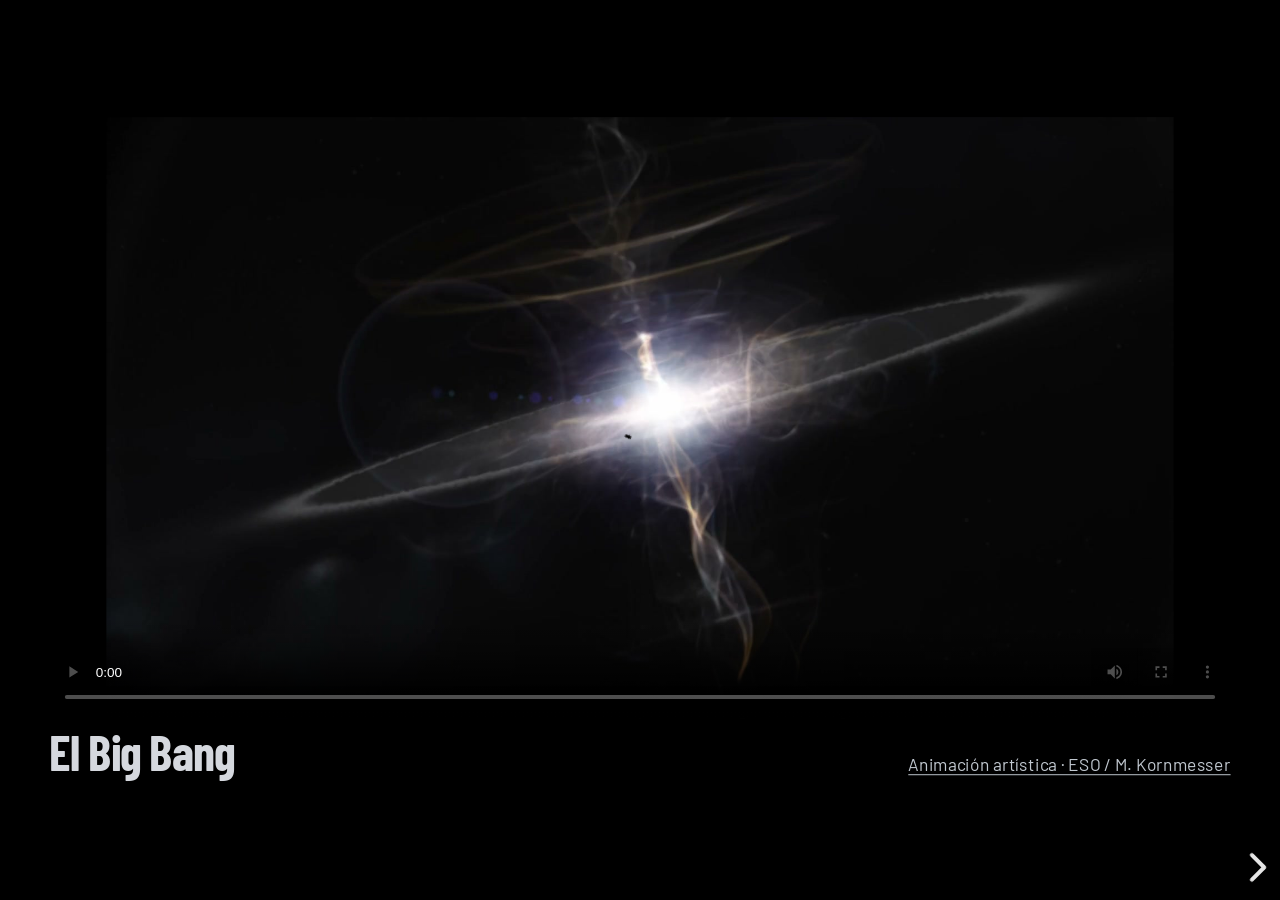
<file: index.html>
<!doctype html>
<html lang="es-MX">
<head>
  <meta charset="utf-8">
  <meta name="viewport" content="width=device-width, initial-scale=1">
  <meta name="theme-color" content="#10131a">
  <title>Del primer hidrógeno al último atardecer</title>
  <link rel="stylesheet" href="vendor/reveal.css">
  <link rel="stylesheet" href="charla.css">
</head>
<body>
<main class="reveal"><div class="slides">

<section id="big-bang" data-background-color="#000">
  <figure class="art-frame"><video class="movie" controls playsinline preload="metadata" poster="assets/big-bang.jpg" aria-label="Interpretación artística del Big Bang y la expansión del universo"><source src="assets/big-bang.mp4" type="video/mp4"></video><figcaption class="art-caption"><h1>El Big Bang</h1><span class="source"><a href="https://www.eso.org/public/spain/videos/big-bang/">Animación artística · ESO / M. Kornmesser</a></span></figcaption></figure>
  <aside class="notes">
    <p>«Hace unos 13 800 millones de años, el universo era muy caliente y denso. Todavía faltaba mucho para que existieran el Sol, la Tierra o una sola gota de agua». Reproduce los nueve segundos de animación.</p>
    <p>«Esta es una manera de imaginar la expansión. El espacio se expandía en todas partes. Al enfriarse el universo, pudieron formarse los primeros núcleos. En la siguiente imagen se ve lo poquito que había para empezar».</p>
  </aside>
</section>

<section id="principio" data-background-color="#210524">
  <div class="poster-slide"><h2>Los primeros minutos del universo</h2>
    <svg class="early-table" xmlns="http://www.w3.org/2000/svg" viewBox="0 0 980 528" role="img" aria-label="Tabla periódica casi vacía. Solo están marcados H, He y Li.">
      <rect x="4.3" y="14.7" width="51" height="51" rx="2" fill="#9adcec" stroke="#735873" stroke-width="1.3"/>
      <text x="29.8" y="47.7" text-anchor="middle" fill="#161225" font-family="Arial, sans-serif" font-weight="bold" font-size="24">H</text>
      <rect x="922.3" y="14.7" width="51" height="51" rx="2" fill="#9adcec" stroke="#735873" stroke-width="1.3"/>
      <text x="947.8" y="47.7" text-anchor="middle" fill="#161225" font-family="Arial, sans-serif" font-weight="bold" font-size="24">He</text>
      <rect x="4.3" y="68.7" width="51" height="51" rx="2" fill="#ffba74" stroke="#735873" stroke-width="1.3"/>
      <text x="29.8" y="101.7" text-anchor="middle" fill="#161225" font-family="Arial, sans-serif" font-weight="bold" font-size="24">Li</text>
      <rect x="58.3" y="68.7" width="51" height="51" rx="2" fill="#240f2e" stroke="#735873" stroke-width="1.3"/>
      <rect x="652.3" y="68.7" width="51" height="51" rx="2" fill="#240f2e" stroke="#735873" stroke-width="1.3"/>
      <rect x="706.3" y="68.7" width="51" height="51" rx="2" fill="#240f2e" stroke="#735873" stroke-width="1.3"/>
      <rect x="760.3" y="68.7" width="51" height="51" rx="2" fill="#240f2e" stroke="#735873" stroke-width="1.3"/>
      <rect x="814.3" y="68.7" width="51" height="51" rx="2" fill="#240f2e" stroke="#735873" stroke-width="1.3"/>
      <rect x="868.3" y="68.7" width="51" height="51" rx="2" fill="#240f2e" stroke="#735873" stroke-width="1.3"/>
      <rect x="922.3" y="68.7" width="51" height="51" rx="2" fill="#240f2e" stroke="#735873" stroke-width="1.3"/>
      <rect x="4.3" y="122.7" width="51" height="51" rx="2" fill="#240f2e" stroke="#735873" stroke-width="1.3"/>
      <rect x="58.3" y="122.7" width="51" height="51" rx="2" fill="#240f2e" stroke="#735873" stroke-width="1.3"/>
      <rect x="652.3" y="122.7" width="51" height="51" rx="2" fill="#240f2e" stroke="#735873" stroke-width="1.3"/>
      <rect x="706.3" y="122.7" width="51" height="51" rx="2" fill="#240f2e" stroke="#735873" stroke-width="1.3"/>
      <rect x="760.3" y="122.7" width="51" height="51" rx="2" fill="#240f2e" stroke="#735873" stroke-width="1.3"/>
      <rect x="814.3" y="122.7" width="51" height="51" rx="2" fill="#240f2e" stroke="#735873" stroke-width="1.3"/>
      <rect x="868.3" y="122.7" width="51" height="51" rx="2" fill="#240f2e" stroke="#735873" stroke-width="1.3"/>
      <rect x="922.3" y="122.7" width="51" height="51" rx="2" fill="#240f2e" stroke="#735873" stroke-width="1.3"/>
      <rect x="4.3" y="176.7" width="51" height="51" rx="2" fill="#240f2e" stroke="#735873" stroke-width="1.3"/>
      <rect x="58.3" y="176.7" width="51" height="51" rx="2" fill="#240f2e" stroke="#735873" stroke-width="1.3"/>
      <rect x="112.3" y="176.7" width="51" height="51" rx="2" fill="#240f2e" stroke="#735873" stroke-width="1.3"/>
      <rect x="166.3" y="176.7" width="51" height="51" rx="2" fill="#240f2e" stroke="#735873" stroke-width="1.3"/>
      <rect x="220.3" y="176.7" width="51" height="51" rx="2" fill="#240f2e" stroke="#735873" stroke-width="1.3"/>
      <rect x="274.3" y="176.7" width="51" height="51" rx="2" fill="#240f2e" stroke="#735873" stroke-width="1.3"/>
      <rect x="328.3" y="176.7" width="51" height="51" rx="2" fill="#240f2e" stroke="#735873" stroke-width="1.3"/>
      <rect x="382.3" y="176.7" width="51" height="51" rx="2" fill="#240f2e" stroke="#735873" stroke-width="1.3"/>
      <rect x="436.3" y="176.7" width="51" height="51" rx="2" fill="#240f2e" stroke="#735873" stroke-width="1.3"/>
      <rect x="490.3" y="176.7" width="51" height="51" rx="2" fill="#240f2e" stroke="#735873" stroke-width="1.3"/>
      <rect x="544.3" y="176.7" width="51" height="51" rx="2" fill="#240f2e" stroke="#735873" stroke-width="1.3"/>
      <rect x="598.3" y="176.7" width="51" height="51" rx="2" fill="#240f2e" stroke="#735873" stroke-width="1.3"/>
      <rect x="652.3" y="176.7" width="51" height="51" rx="2" fill="#240f2e" stroke="#735873" stroke-width="1.3"/>
      <rect x="706.3" y="176.7" width="51" height="51" rx="2" fill="#240f2e" stroke="#735873" stroke-width="1.3"/>
      <rect x="760.3" y="176.7" width="51" height="51" rx="2" fill="#240f2e" stroke="#735873" stroke-width="1.3"/>
      <rect x="814.3" y="176.7" width="51" height="51" rx="2" fill="#240f2e" stroke="#735873" stroke-width="1.3"/>
      <rect x="868.3" y="176.7" width="51" height="51" rx="2" fill="#240f2e" stroke="#735873" stroke-width="1.3"/>
      <rect x="922.3" y="176.7" width="51" height="51" rx="2" fill="#240f2e" stroke="#735873" stroke-width="1.3"/>
      <rect x="4.3" y="230.7" width="51" height="51" rx="2" fill="#240f2e" stroke="#735873" stroke-width="1.3"/>
      <rect x="58.3" y="230.7" width="51" height="51" rx="2" fill="#240f2e" stroke="#735873" stroke-width="1.3"/>
      <rect x="112.3" y="230.7" width="51" height="51" rx="2" fill="#240f2e" stroke="#735873" stroke-width="1.3"/>
      <rect x="166.3" y="230.7" width="51" height="51" rx="2" fill="#240f2e" stroke="#735873" stroke-width="1.3"/>
      <rect x="220.3" y="230.7" width="51" height="51" rx="2" fill="#240f2e" stroke="#735873" stroke-width="1.3"/>
      <rect x="274.3" y="230.7" width="51" height="51" rx="2" fill="#240f2e" stroke="#735873" stroke-width="1.3"/>
      <rect x="328.3" y="230.7" width="51" height="51" rx="2" fill="#240f2e" stroke="#735873" stroke-width="1.3"/>
      <rect x="382.3" y="230.7" width="51" height="51" rx="2" fill="#240f2e" stroke="#735873" stroke-width="1.3"/>
      <rect x="436.3" y="230.7" width="51" height="51" rx="2" fill="#240f2e" stroke="#735873" stroke-width="1.3"/>
      <rect x="490.3" y="230.7" width="51" height="51" rx="2" fill="#240f2e" stroke="#735873" stroke-width="1.3"/>
      <rect x="544.3" y="230.7" width="51" height="51" rx="2" fill="#240f2e" stroke="#735873" stroke-width="1.3"/>
      <rect x="598.3" y="230.7" width="51" height="51" rx="2" fill="#240f2e" stroke="#735873" stroke-width="1.3"/>
      <rect x="652.3" y="230.7" width="51" height="51" rx="2" fill="#240f2e" stroke="#735873" stroke-width="1.3"/>
      <rect x="706.3" y="230.7" width="51" height="51" rx="2" fill="#240f2e" stroke="#735873" stroke-width="1.3"/>
      <rect x="760.3" y="230.7" width="51" height="51" rx="2" fill="#240f2e" stroke="#735873" stroke-width="1.3"/>
      <rect x="814.3" y="230.7" width="51" height="51" rx="2" fill="#240f2e" stroke="#735873" stroke-width="1.3"/>
      <rect x="868.3" y="230.7" width="51" height="51" rx="2" fill="#240f2e" stroke="#735873" stroke-width="1.3"/>
      <rect x="922.3" y="230.7" width="51" height="51" rx="2" fill="#240f2e" stroke="#735873" stroke-width="1.3"/>
      <rect x="4.3" y="284.7" width="51" height="51" rx="2" fill="#240f2e" stroke="#735873" stroke-width="1.3"/>
      <rect x="58.3" y="284.7" width="51" height="51" rx="2" fill="#240f2e" stroke="#735873" stroke-width="1.3"/>
      <rect x="166.3" y="284.7" width="51" height="51" rx="2" fill="#240f2e" stroke="#735873" stroke-width="1.3"/>
      <rect x="220.3" y="284.7" width="51" height="51" rx="2" fill="#240f2e" stroke="#735873" stroke-width="1.3"/>
      <rect x="274.3" y="284.7" width="51" height="51" rx="2" fill="#240f2e" stroke="#735873" stroke-width="1.3"/>
      <rect x="328.3" y="284.7" width="51" height="51" rx="2" fill="#240f2e" stroke="#735873" stroke-width="1.3"/>
      <rect x="382.3" y="284.7" width="51" height="51" rx="2" fill="#240f2e" stroke="#735873" stroke-width="1.3"/>
      <rect x="436.3" y="284.7" width="51" height="51" rx="2" fill="#240f2e" stroke="#735873" stroke-width="1.3"/>
      <rect x="490.3" y="284.7" width="51" height="51" rx="2" fill="#240f2e" stroke="#735873" stroke-width="1.3"/>
      <rect x="544.3" y="284.7" width="51" height="51" rx="2" fill="#240f2e" stroke="#735873" stroke-width="1.3"/>
      <rect x="598.3" y="284.7" width="51" height="51" rx="2" fill="#240f2e" stroke="#735873" stroke-width="1.3"/>
      <rect x="652.3" y="284.7" width="51" height="51" rx="2" fill="#240f2e" stroke="#735873" stroke-width="1.3"/>
      <rect x="706.3" y="284.7" width="51" height="51" rx="2" fill="#240f2e" stroke="#735873" stroke-width="1.3"/>
      <rect x="760.3" y="284.7" width="51" height="51" rx="2" fill="#240f2e" stroke="#735873" stroke-width="1.3"/>
      <rect x="814.3" y="284.7" width="51" height="51" rx="2" fill="#240f2e" stroke="#735873" stroke-width="1.3"/>
      <rect x="868.3" y="284.7" width="51" height="51" rx="2" fill="#240f2e" stroke="#735873" stroke-width="1.3"/>
      <rect x="922.3" y="284.7" width="51" height="51" rx="2" fill="#240f2e" stroke="#735873" stroke-width="1.3"/>
      <rect x="4.3" y="338.7" width="51" height="51" rx="2" fill="#240f2e" stroke="#735873" stroke-width="1.3"/>
      <rect x="58.3" y="338.7" width="51" height="51" rx="2" fill="#240f2e" stroke="#735873" stroke-width="1.3"/>
      <rect x="166.3" y="338.7" width="51" height="51" rx="2" fill="#240f2e" stroke="#735873" stroke-width="1.3"/>
      <rect x="220.3" y="338.7" width="51" height="51" rx="2" fill="#240f2e" stroke="#735873" stroke-width="1.3"/>
      <rect x="274.3" y="338.7" width="51" height="51" rx="2" fill="#240f2e" stroke="#735873" stroke-width="1.3"/>
      <rect x="328.3" y="338.7" width="51" height="51" rx="2" fill="#240f2e" stroke="#735873" stroke-width="1.3"/>
      <rect x="382.3" y="338.7" width="51" height="51" rx="2" fill="#240f2e" stroke="#735873" stroke-width="1.3"/>
      <rect x="436.3" y="338.7" width="51" height="51" rx="2" fill="#240f2e" stroke="#735873" stroke-width="1.3"/>
      <rect x="490.3" y="338.7" width="51" height="51" rx="2" fill="#240f2e" stroke="#735873" stroke-width="1.3"/>
      <rect x="544.3" y="338.7" width="51" height="51" rx="2" fill="#240f2e" stroke="#735873" stroke-width="1.3"/>
      <rect x="598.3" y="338.7" width="51" height="51" rx="2" fill="#240f2e" stroke="#735873" stroke-width="1.3"/>
      <rect x="652.3" y="338.7" width="51" height="51" rx="2" fill="#240f2e" stroke="#735873" stroke-width="1.3"/>
      <rect x="706.3" y="338.7" width="51" height="51" rx="2" fill="#240f2e" stroke="#735873" stroke-width="1.3"/>
      <rect x="760.3" y="338.7" width="51" height="51" rx="2" fill="#240f2e" stroke="#735873" stroke-width="1.3"/>
      <rect x="814.3" y="338.7" width="51" height="51" rx="2" fill="#240f2e" stroke="#735873" stroke-width="1.3"/>
      <rect x="868.3" y="338.7" width="51" height="51" rx="2" fill="#240f2e" stroke="#735873" stroke-width="1.3"/>
      <rect x="922.3" y="338.7" width="51" height="51" rx="2" fill="#240f2e" stroke="#735873" stroke-width="1.3"/>
      <rect x="166.3" y="412.0" width="51" height="51" rx="2" fill="#240f2e" stroke="#735873" stroke-width="1.3"/>
      <rect x="220.3" y="412.0" width="51" height="51" rx="2" fill="#240f2e" stroke="#735873" stroke-width="1.3"/>
      <rect x="274.3" y="412.0" width="51" height="51" rx="2" fill="#240f2e" stroke="#735873" stroke-width="1.3"/>
      <rect x="328.3" y="412.0" width="51" height="51" rx="2" fill="#240f2e" stroke="#735873" stroke-width="1.3"/>
      <rect x="382.3" y="412.0" width="51" height="51" rx="2" fill="#240f2e" stroke="#735873" stroke-width="1.3"/>
      <rect x="436.3" y="412.0" width="51" height="51" rx="2" fill="#240f2e" stroke="#735873" stroke-width="1.3"/>
      <rect x="490.3" y="412.0" width="51" height="51" rx="2" fill="#240f2e" stroke="#735873" stroke-width="1.3"/>
      <rect x="544.3" y="412.0" width="51" height="51" rx="2" fill="#240f2e" stroke="#735873" stroke-width="1.3"/>
      <rect x="598.3" y="412.0" width="51" height="51" rx="2" fill="#240f2e" stroke="#735873" stroke-width="1.3"/>
      <rect x="652.3" y="412.0" width="51" height="51" rx="2" fill="#240f2e" stroke="#735873" stroke-width="1.3"/>
      <rect x="706.3" y="412.0" width="51" height="51" rx="2" fill="#240f2e" stroke="#735873" stroke-width="1.3"/>
      <rect x="760.3" y="412.0" width="51" height="51" rx="2" fill="#240f2e" stroke="#735873" stroke-width="1.3"/>
      <rect x="814.3" y="412.0" width="51" height="51" rx="2" fill="#240f2e" stroke="#735873" stroke-width="1.3"/>
      <rect x="868.3" y="412.0" width="51" height="51" rx="2" fill="#240f2e" stroke="#735873" stroke-width="1.3"/>
      <rect x="922.3" y="412.0" width="51" height="51" rx="2" fill="#240f2e" stroke="#735873" stroke-width="1.3"/>
      <rect x="166.3" y="466.0" width="51" height="51" rx="2" fill="#240f2e" stroke="#735873" stroke-width="1.3"/>
      <rect x="220.3" y="466.0" width="51" height="51" rx="2" fill="#240f2e" stroke="#735873" stroke-width="1.3"/>
      <rect x="274.3" y="466.0" width="51" height="51" rx="2" fill="#240f2e" stroke="#735873" stroke-width="1.3"/>
      <rect x="328.3" y="466.0" width="51" height="51" rx="2" fill="#240f2e" stroke="#735873" stroke-width="1.3"/>
      <rect x="382.3" y="466.0" width="51" height="51" rx="2" fill="#240f2e" stroke="#735873" stroke-width="1.3"/>
      <rect x="436.3" y="466.0" width="51" height="51" rx="2" fill="#240f2e" stroke="#735873" stroke-width="1.3"/>
      <rect x="490.3" y="466.0" width="51" height="51" rx="2" fill="#240f2e" stroke="#735873" stroke-width="1.3"/>
      <rect x="544.3" y="466.0" width="51" height="51" rx="2" fill="#240f2e" stroke="#735873" stroke-width="1.3"/>
      <rect x="598.3" y="466.0" width="51" height="51" rx="2" fill="#240f2e" stroke="#735873" stroke-width="1.3"/>
      <rect x="652.3" y="466.0" width="51" height="51" rx="2" fill="#240f2e" stroke="#735873" stroke-width="1.3"/>
      <rect x="706.3" y="466.0" width="51" height="51" rx="2" fill="#240f2e" stroke="#735873" stroke-width="1.3"/>
      <rect x="760.3" y="466.0" width="51" height="51" rx="2" fill="#240f2e" stroke="#735873" stroke-width="1.3"/>
      <rect x="814.3" y="466.0" width="51" height="51" rx="2" fill="#240f2e" stroke="#735873" stroke-width="1.3"/>
      <rect x="868.3" y="466.0" width="51" height="51" rx="2" fill="#240f2e" stroke="#735873" stroke-width="1.3"/>
      <rect x="922.3" y="466.0" width="51" height="51" rx="2" fill="#240f2e" stroke="#735873" stroke-width="1.3"/>
    </svg>
    <div class="poster-credit"><span>Hidrógeno y helio, con una pizca de litio.</span><small><a href="https://science.nasa.gov/mission/hubble/science/science-behind-the-discoveries/hubble-big-bang/">NASA / Hubble</a></small></div>
  </div><aside class="notes">
    <p>«Este es el mapa de la tabla periódica que conocemos hoy. Si lo llenamos con lo que había en los primeros minutos, apenas pintamos tres casillas. Había sobre todo hidrógeno y helio, con una pizca de litio». El color ámbar distingue la traza de litio.</p>
    <p>Levanta un vaso. «En la fórmula del agua, H₂O, ya teníamos la H. Todavía nos faltaba la O. Para tener oxígeno habría que esperar a que nacieran estrellas».</p>
    <p>En esos minutos se formaron núcleos ligeros. Los electrones se unieron a los núcleos para formar átomos neutros unos 380 000 años después. Las casillas indican presencia, sin representar proporciones.</p>
  </aside>
</section>

<section id="elementos" data-background-color="#210524">
  <div class="poster-slide">
    <h2>El origen de los elementos</h2>
    <a class="origin-chart" href="assets/tabla-origenes-nasa.png" target="_blank" rel="noopener" aria-label="Ampliar el póster original de NASA en inglés">
      <img src="assets/tabla-origenes-nasa.png" alt="Tabla periódica ilustrada. El hidrógeno lleva el dibujo del Big Bang; el oxígeno, el de una estrella masiva. Algunos elementos tienen dos dibujos.">
      <span class="origins-row upper"><span>Big Bang</span><span>Estrellas de baja<br>masa al morir</span><span>Explosiones de<br>enanas blancas</span><span>Desintegración<br>radiactiva</span></span>
      <span class="origins-row lower"><span>Choques de<br>rayos cósmicos</span><span>Estrellas masivas<br>al morir</span><span>Fusión de estrellas<br>de neutrones</span><span>Síntesis<br>en laboratorio</span></span>
    </a>
    <div class="poster-credit"><span>El oxígeno del agua se formó en estrellas masivas.</span><small><a href="https://svs.gsfc.nasa.gov/13873/">NASA’s Goddard Space Flight Center (2021)</a> · Datos de J. Johnson</small></div>
  </div>
  <aside class="notes">
    <p>«Mucho después, la misma tabla se ve así. Cada dibujito cuenta una historia. El del hidrógeno recuerda al Big Bang. En la casilla del oxígeno aparece una estrella masiva. El oxígeno se fabricó en el interior de estrellas así y pudo salir al espacio cuando explotaron».</p>
    <p>Algunas casillas llevan dos dibujos porque tienen más de una fuente importante. La tabla también incluye procesos como los choques de rayos cósmicos y elementos producidos en el laboratorio. Reserva el detalle de los vientos, las explosiones y las fusiones para el cierre. «Ahora vamos a quedarnos solo con unas cuantas casillas».</p>
  </aside>
</section>

<section id="quimica-vida" data-background-color="#210524">
  <div class="poster-slide">
    <h2>Seis elementos para la vida</h2>
    <a class="origin-chart bio-chart" href="assets/tabla-origenes-nasa.png" target="_blank" rel="noopener" aria-label="Hidrógeno, carbono, nitrógeno, oxígeno, fósforo y azufre resaltados. Abrir el póster completo de NASA">
      <img src="assets/tabla-origenes-nasa.png" alt="Tabla periódica ilustrada. El hidrógeno lleva el dibujo del Big Bang; el oxígeno, el de una estrella masiva. Algunos elementos tienen dos dibujos.">
      <span class="origins-row upper"><span>Big Bang</span><span>Estrellas de baja<br>masa al morir</span><span>Explosiones de<br>enanas blancas</span><span>Desintegración<br>radiactiva</span></span>
      <span class="origins-row lower"><span>Choques de<br>rayos cósmicos</span><span>Estrellas masivas<br>al morir</span><span>Fusión de estrellas<br>de neutrones</span><span>Síntesis<br>en laboratorio</span></span>
      <svg class="bio-overlay" viewBox="0 0 980 528" aria-hidden="true" focusable="false">
        <path fill="#13071f" fill-opacity=".76" fill-rule="evenodd" d="M0 0H980V528H0Z M4.8 15.2h52v52h-52Z M706.8 69.2h52v52h-52Z M760.8 69.2h52v52h-52Z M814.8 69.2h52v52h-52Z M760.8 123.2h52v52h-52Z M814.8 123.2h52v52h-52Z"/>
        <rect data-element="H" x="4.8" y="15.2" width="52" height="52" fill="none" stroke="#ffe099" stroke-width="2.6"/>
        <rect data-element="C" x="706.8" y="69.2" width="52" height="52" fill="none" stroke="#ffe099" stroke-width="2.6"/>
        <rect data-element="N" x="760.8" y="69.2" width="52" height="52" fill="none" stroke="#ffe099" stroke-width="2.6"/>
        <rect data-element="O" x="814.8" y="69.2" width="52" height="52" fill="none" stroke="#ffe099" stroke-width="2.6"/>
        <rect data-element="P" x="760.8" y="123.2" width="52" height="52" fill="none" stroke="#ffe099" stroke-width="2.6"/>
        <rect data-element="S" x="814.8" y="123.2" width="52" height="52" fill="none" stroke="#ffe099" stroke-width="2.6"/>
      </svg>
    </a>
    <div class="poster-credit"><span>Hidrógeno · <b>Carbono · Nitrógeno · Oxígeno</b> · Fósforo · Azufre</span><small><a href="https://svs.gsfc.nasa.gov/13873/">NASA’s Goddard Space Flight Center (2021)</a> · Datos de J. Johnson</small></div>
  </div>
  <aside class="notes">
    <p>«El carbono forma el esqueleto de muchísimas moléculas. Si a ese carbono le sumamos hidrógeno, oxígeno y nitrógeno, ya tenemos los cuatro elementos de la glicina, el más sencillo de los aminoácidos que usamos para fabricar proteínas. El fósforo forma parte del ADN y del ARN. El azufre aparece en algunos aminoácidos».</p>
    <p>«El hidrógeno de esta historia viene en gran parte del Big Bang. Para el carbono, el nitrógeno y el oxígeno hicieron falta generaciones de estrellas. Muchísimo después, esos átomos acabaron juntos en la Tierra».</p>
    <p><b>Pase a Diana.</b> «La sopa primordial es una idea sobre el agua y las moléculas que pudieron reaccionar en la Tierra joven. Ya tenemos los ingredientes de nuestra historia. Diana nos va a contar cómo se investiga el paso de la química a la vida». Retoma con la Tierra vista desde la Luna.</p>
    <p><a href="https://astrobiology.nasa.gov/education/alp/where-lifes-building-blocks-come-from/">NASA Astrobiology sobre estos seis elementos</a>.</p>
  </aside>
</section>

<section id="tierra" data-background-color="#000">
  <div class="earth spread">
    <div class="copy"><h2>El futuro de la Tierra</h2></div>
    <figure class="portrait"><img src="assets/tierra.jpg" alt="Desde la Luna se ve la Tierra azul, medio iluminada, suspendida sobre el horizonte lunar."><figcaption>La Tierra desde el Apolo 8, 1968 · NASA / Bill Anders</figcaption></figure>
  </div>
  <aside class="notes">
    <p>Deja la foto sola un momento. «Diana nos llevó hasta el comienzo de la vida. Ahora vamos a mirar ese mismo planeta desde el otro extremo de su historia». En 1968 Bill Anders miró por la ventana del Apolo 8 y tomó esta foto. Todo lo que acabamos de contar sobre la vida en la Tierra cabe en esa pequeña parte azul.</p>
    <p>«Podemos imaginar esta misma vista dentro de miles de millones de años. La Tierra de entonces dependerá de lo que le pase a la estrella que hoy ilumina esa parte azul».</p>
  </aside>
</section>

<section id="sol" data-background-color="#050506">
  <div class="spread image-first">
    <figure class="portrait"><img src="assets/sol.jpg" alt="Disco dorado del Sol con arcos brillantes, en una composición de imágenes en ultravioleta extremo."><figcaption>Sol en ultravioleta extremo · Composición de NASA / SDO / AIA</figcaption></figure>
    <div class="copy"><p class="eyebrow">El Sol de hoy</p><h2>La luz nace en el núcleo</h2><p class="lead fragment">En su centro, el hidrógeno se transforma en helio y libera energía.</p><small class="cite"><a href="https://science.nasa.gov/sun/facts/">NASA · El Sol</a></small></div>
  </div>
  <aside class="notes">
    <p>Avanza. «La luz que nos llega empezó su viaje en el centro del Sol». La gravedad comprime el centro del Sol. Allí hace suficiente calor para que núcleos de hidrógeno se unan y formen helio. Una pequeña parte de la masa se convierte en la energía que recibimos como luz y calor.</p>
    <p>Al Sol le quedan unos cinco mil millones de años de esta etapa. Al agotarse el hidrógeno en el centro, el núcleo se contraerá y las capas de fuera se expandirán. Más adelante, en su interior, la fusión del helio producirá carbono y oxígeno. La siguiente ilustración permite comparar su tamaño futuro con las órbitas de los planetas. El amarillo de esta imagen representa luz ultravioleta que nuestros ojos no ven.</p>
  </aside>
</section>

<section id="orbitas" data-background-color="#10131a">
  <div class="spread">
    <div class="copy"><p class="eyebrow">El Sol y las órbitas</p><h2>El Sol se hará gigante</h2>
      <p class="answer fragment">Mercurio y Venus quedarán dentro. Algunos modelos incluyen también a la Tierra.</p><small class="cite"><a href="https://arxiv.org/abs/0801.4031">Schröder y Smith (2008)</a></small></div>
    <figure class="portrait diagram-img"><img src="assets/sol-y-orbitas.png" alt="Diagrama de NASA que compara una etapa de la gigante roja con el Sol de hoy y las posiciones de Mercurio, Venus y la Tierra."><figcaption>Una etapa de la expansión solar · <a href="lecturas/jupiters-ghost-nasa.pdf#page=3">NASA / JPL-Caltech, póster GALEX, p. 3</a></figcaption></figure>
  </div>
  <aside class="notes">
    <p>Empieza con la imagen del póster. Señala el Sol de hoy en el centro. Avanza y señala primero la órbita de Mercurio y luego la de Venus. En este dibujo de NASA los tamaños de las órbitas sirven como regla. El Sol actual y los planetas están ampliados para que se vean. La ilustración muestra una etapa de la expansión.</p>
    <p>En un modelo publicado, el Sol llega a un radio máximo de unos 180 millones de kilómetros dentro de unos 7 600 millones de años. La distancia media actual entre la Tierra y el Sol es de unos 150 millones. El Sol perderá masa y eso tenderá a alejar la órbita terrestre. Las fuerzas de marea pueden arrastrarla hacia dentro. En el cálculo de Schröder y Smith termina engullida. Otros modelos dan desenlaces distintos. Una comparación para hacer con las manos: si el Sol de hoy midiera un milímetro de ancho, en ese modelo la gigante mediría unos 26 centímetros.</p>
  </aside>
</section>

<section id="s-orionis" data-background-color="#121216">
  <div class="spread image-first"><figure class="portrait diagram-img"><img src="assets/s-orionis.jpg" alt="Ilustración de S Orionis con las órbitas del Sistema Solar superpuestas y Júpiter en el exterior."><figcaption>S Orionis sobre el Sistema Solar · Ilustración a escala de distancias, ESO</figcaption></figure><div class="copy"><p class="eyebrow">Otra gigante para comparar</p><h2>Una estrella del tamaño de la órbita de Marte</h2><p class="lead">Así se vería S Orionis en el lugar del Sol.</p></div></div>
  <aside class="notes">
    <p>Haz el cambio de estrella en voz alta. «Retiramos al Sol por un momento. En su lugar ponemos S Orionis, una gigante roja que se hincha y se contrae. Su borde llega hasta la órbita de Marte». El equipo de ESO superpuso las órbitas a una ilustración basada en observaciones de la estrella. Usa el borde de la fotosfera, marcado en el dibujo, como superficie visible. Más lejos todavía hay gas alrededor de ella.</p>
    <p>Esta lámina sirve como comparación de tamaño con otra estrella. La predicción para nuestro Sol es la de la diapositiva anterior.</p>
  </aside>
</section>

<section id="tierra-futura" data-background-color="#060608">
  <figure class="art-frame"><img src="assets/tierra-futura.jpg" alt="Una Tierra oscura con zonas incandescentes frente al enorme disco rojo del Sol en una ilustración."><figcaption class="art-caption"><h2>El último atardecer</h2><span class="source">Interpretación artística · Fsgregs · ESO Supernova</span></figcaption></figure>
  <aside class="notes">
    <p>«El Sol ocupa casi todo el cielo de esta Tierra imaginada. Mucho antes de que el Sol alcance ese tamaño, el aumento de su brillo hará que la Tierra pierda sus océanos». Esta ilustración de ESO Supernova representa una posible escena. La temperatura y el aspecto exacto de la superficie dependen del momento que se represente.</p>
  </aside>
</section>

<section id="pelicula" data-background-color="#000">
  <figure class="art-frame"><video class="movie" controls playsinline preload="metadata" poster="assets/sol-gigante.jpg" aria-label="Animación artística sin voz de la expansión del Sol y los planetas interiores"><source src="assets/sol-gigante.mp4" type="video/mp4"></video><figcaption class="art-caption"><h2>El Sistema Solar, en cámara rápida.</h2><span class="source">Animación artística · ESA/Hubble<br>M. Kornmesser y L. L. Christensen</span></figcaption></figure>
  <aside class="notes">
    <p>Reproduce la animación de 40 segundos. Deja que se vean las órbitas interiores mientras el Sol crece. «Después de ocupar tanto espacio, el Sol se desprenderá de sus capas exteriores. En el centro quedará algo diminuto».</p>
    <p>En el sistema WDJ0914+1914, descrito en la nota que acompaña al video, el equipo detectó hidrógeno, oxígeno y azufre en un disco de gas alrededor de una enana blanca. Propuso que el gas procede de la atmósfera de un planeta gigante que se está evaporando. Es un caso distinto del gigante de la siguiente parte. <a href="https://www.eso.org/public/spain/news/eso1919/">Leer la nota de ESO en español</a>.</p>
  </aside>
</section>

<section id="enana" data-background-color="#10131a">
  <div class="spread">
    <div class="copy"><p class="eyebrow">Nebulosa de la Hélice</p><h2>El núcleo al descubierto</h2><p class="lead fragment">Ese punto es una <em>enana blanca</em>. También el Sol dejará un núcleo de carbono y oxígeno que él mismo habrá fabricado.</p></div>
    <figure class="portrait helix"><img src="assets/helice.jpg" alt="Nebulosa de la Hélice. El gas dibuja una gran estructura azul y anaranjada en torno a una débil estrella central."><figcaption>Hubble y Cerro Tololo · NASA, ESA, C. R. O’Dell y equipo</figcaption></figure>
  </div>
  <aside class="notes">
    <p>Señala el punto de luz en el centro del hueco azul y avanza. Una estrella de masa parecida al Sol desprendió sus capas exteriores. Lo que vemos extendido es ese gas iluminado por el núcleo caliente que quedó al descubierto. A ese núcleo lo llamamos enana blanca.</p>
    <p>El Sol seguirá un camino parecido. Terminará con una masa de alrededor de la mitad de la que tiene hoy, apretada en una esfera de un tamaño parecido al de la Tierra. Gran parte del carbono y el oxígeno fabricados por el Sol quedará en esa enana blanca, que se enfriará lentamente. Las capas exteriores que pierda devolverán material al espacio. La Hélice nos da un ejemplo real de esta etapa. «Podemos ponerle escala a ese pequeño núcleo con una comparación».</p>
  </aside>
</section>

<section id="sirio" data-background-color="#070b10">
  <figure class="art-frame"><img src="assets/sirio-b.jpg" alt="Ilustración a escala. Sirio B aparece como una esfera blanca luminosa de diámetro parecido al de la Tierra, dibujada a su lado."><figcaption class="art-caption"><h2>Sirio B es del tamaño de la Tierra</h2><span class="source">Izquierda, Sirio B · Derecha, la Tierra<br>Comparación artística de tamaños · ESA y NASA</span></figcaption></figure>
  <aside class="notes">
    <p>Señala primero el disco de la izquierda. El blanco a la izquierda es Sirio B. Su diámetro ronda los 12 000 kilómetros, un poco menor que el de la Tierra, pero en ese volumen concentra cerca de una masa solar. La comparación está basada en observaciones del sistema de Sirio. La Tierra está dibujada al lado para entender la escala.</p>
    <p>El núcleo que dejará el Sol también tendrá un tamaño parecido al terrestre, aunque será menos masivo que Sirio B. En el siguiente sistema, un planeta sigue girando alrededor de uno de estos núcleos.</p>
  </aside>
</section>

<section id="superviviente" data-background-color="#10131a">
  <div class="spread finale">
    <div class="copy"><p class="eyebrow">Un planeta que sobrevivió</p><h2>Y aun así,<br>algo sigue dando vueltas.</h2><p class="lead">Un gigante parecido a Júpiter orbita una enana blanca.</p><small class="cite">MOA-2010-BLG-477Lb · <a href="https://www.nature.com/articles/s41586-021-03869-6">Blackman et al. (2021)</a></small></div>
    <figure class="portrait"><img src="assets/planeta.jpg" alt="Ilustración de una pequeña enana blanca brillante y de un planeta gigante oscuro visto en fase de creciente."><figcaption>Ilustración artística · W. M. Keck Observatory / Adam Makarenko</figcaption></figure>
  </div>
  <aside class="notes">
    <p>«La lucecita y el planeta en forma de media luna son una ilustración. La pista real fue un cambio en la luz de una estrella mucho más lejana». Cuando el sistema pasó delante de otra estrella, su gravedad concentró por un tiempo la luz del fondo. La forma de ese cambio delató un planeta. Años después, las imágenes profundas del Keck descartaron que su estrella anfitriona fuera una estrella ordinaria que aún fusiona hidrógeno. Los datos encajan con una enana blanca y un gigante de unas 1,4 masas de Júpiter.</p>
    <p>«Este gigante pudo seguir en órbita. Ahora pensemos en todo el material que la estrella perdió. Al principio les prometí volver al oxígeno de nuestro vaso. Ya vimos cómo termina el Sol. Veamos cómo distintas estrellas devuelven al espacio los ingredientes para formar otro sistema como el nuestro».</p>
  </aside>
</section>

<section id="vaso" data-background-color="#10131a">
  <div class="remnants">
    <h2>De las estrellas al espacio</h2>
    <div class="stellar-examples">
      <figure><img src="assets/helice.jpg" alt="Gas expulsado por una estrella alrededor de la enana blanca de la Hélice."><figcaption><strong>Carbono</strong><span>Los vientos de estrellas envejecidas lo devuelven al espacio.</span><small><a href="https://esahubble.org/images/opo0432b/">Hélice · NASA, ESA, C. R. O’Dell y equipo</a></small></figcaption></figure>
      <figure><img src="assets/casiopea.jpg" alt="Filamentos que contienen oxígeno expulsados en la supernova Casiopea A."><figcaption><strong>Oxígeno</strong><span>Una estrella masiva lo fabrica. Al explotar, lo dispersa.</span><small><a href="https://science.nasa.gov/asset/webb/cassiopeia-a-nircam-image/">Casiopea A · NASA, ESA, CSA, STScI y equipo</a></small></figcaption></figure>
      <figure><img src="assets/kilonova-estroncio.jpg" alt="Ilustración de una fusión de estrellas de neutrones que expulsó estroncio."><figcaption><strong>Estroncio</strong><span>También se forma al fusionarse dos estrellas de neutrones.</span><small><a href="https://www.eso.org/public/spain/images/eso1917a/">Ilustración · ESO/L. Calçada/M. Kornmesser</a></small></figcaption></figure>
    </div>
  </div>
  <aside class="notes">
    <p>«Volvamos al vaso. En los primeros minutos del universo faltaba la O. Para llegar hasta el agua, el oxígeno tuvo que salir de la estrella donde se formó». Señala Casiopea A, en el centro. «En lo profundo de una estrella masiva, núcleos más pequeños se fusionaron y formaron oxígeno. Cuando explotó, lanzó al espacio gas que ya contenía ese oxígeno. Webb ve grumos de ese material en los filamentos». El oxígeno del vaso proviene de estrellas que vivieron antes que el Sol. Casiopea A nos muestra el proceso en otro lugar.</p>
    <p>«A la izquierda está la Hélice que ya vimos. Hay estrellas que fusionan helio y fabrican carbono. Parte puede mezclarse con las capas de fuera y escapar poco a poco con el viento estelar. A la derecha tenemos otro camino. Cuando chocaron dos estrellas de neutrones, en el material expulsado había tantos neutrones que algunos núcleos los capturaron muy deprisa. En la luz de aquel evento se identificó estroncio».</p>
    <p>La imagen de la Hélice muestra el gas expulsado. La tercera imagen es una representación artística del proceso observado en GW170817. Son ejemplos de cómo se producen y se esparcen elementos; un mismo elemento puede tener varias fuentes. «Uno de esos caminos llega hasta los colores de la feria».</p>
  </aside>
</section>

<section id="feria" data-background-color="#111021">
  <div class="poster-slide">
    <h2>De una gigante roja al verde de la feria</h2>
    <a class="firework-chart" href="assets/colores-feria-nasa.png" target="_blank" rel="noopener" aria-label="Ampliar la infografía original de NASA en inglés">
      <img src="assets/colores-feria-nasa.png" alt="Siete franjas de color con sus símbolos y dibujos de sus orígenes cósmicos. El sodio aparece en la franja amarilla, el bario en la verde y el cobre en la azul.">
      <span class="firework-names"><span>Litio</span><span>Estroncio</span><span>Calcio</span><span>Sodio</span><span>Bario</span><span>Cobre</span><span>Estroncio<br>y cobre</span></span>
    </a>
    <div class="poster-credit"><span class="fragment">Estrellas de baja masa aportaron parte del <b>bario (Ba)</b> que da el verde.</span><small><a href="https://svs.gsfc.nasa.gov/13873/">NASA’s Goddard Space Flight Center (2021)</a></small></div>
  </div>
  <aside class="notes">
    <p><b>Para decir en voz alta (un minuto).</b></p>
    <p>«En la franja verde aparece Ba. Es el símbolo del bario. Algunos de sus compuestos dan ese verde a los fuegos artificiales». Mucho antes de que naciera el Sol, algunas estrellas de baja masa ya tenían hierro en su interior. Lo habían heredado de estrellas más antiguas.</p>
    <p>En una etapa avanzada de su vida, un núcleo de hierro podía atrapar un neutrón, y después otro. Algunos de los núcleos que se formaban eran inestables. En esos núcleos, un neutrón se convertía en un protón. Y con un protón más, ya tenemos otro elemento. Paso a paso, así se pudo llegar al bario.</p>
    <p>El gas del interior se mezcló con las capas de fuera, y el viento de la gigante se llevó parte de ese bario al espacio. Tiempo después, algo de ese material acabó en la Tierra. Así que la próxima vez que vean un fuego artificial verde, acuérdense: el destello dura un segundo, pero parte del bario que le da ese color es más antiguo que el Sol.</p>
    <p><b>Para señalar.</b> En la franja verde, busca Ba y señala el dibujo anaranjado de la gigante. El otro icono representa fusiones de estrellas de neutrones, otra fuente de bario. Avanza para revelar la frase del pie.</p>
    <p><b>Sobre nuestro Sol.</b> El ejemplo corresponde a estrellas de baja masa en la fase llamada rama asintótica de las gigantes (AGB). La cantidad de bario que produce una estrella depende de su masa y composición. El Sol heredó el hierro de su nube natal. Hoy fabrica helio y más adelante, al fusionar helio, fabricará carbono y oxígeno. Gran parte de estos dos últimos elementos quedará en su enana blanca.</p>
    <p><b>Lectura.</b> <a href="https://doi.org/10.1051/0004-6361/202142468">Estrellas de bario y captura lenta de neutrones</a> · <a href="https://www.usgs.gov/media/images/what-minerals-produce-colors-fireworks">USGS sobre los colores de los fuegos artificiales</a>.</p>
  </aside>
</section>

<section id="hierro" data-background-color="#080a0f">
  <figure class="spectrum-frame">
    <h2>El Sol heredó su hierro</h2>
    <img src="assets/espectro-solar.jpg" alt="Espectro observado del Sol, desplegado en franjas de color atravesadas por muchas líneas oscuras. Algunas corresponden a absorción por hierro en la atmósfera solar.">
    <figcaption><span class="fragment">El Sol nació de una nube que ya tenía hierro de estrellas anteriores.</span><span class="source"><a href="https://science.nasa.gov/resource/the-solar-spectrum/">N. A. Sharp · NOAO/NSO/Kitt Peak FTS/AURA/NSF</a><br><a href="fuentes.html">Lecturas y créditos</a></span></figcaption>
  </figure>
  <aside class="notes">
    <p>«Aquí está la luz del Sol, separada por colores y acomodada en renglones. Las rayitas oscuras son la pista». Los átomos en la atmósfera del Sol absorben luz a longitudes de onda concretas. Comparamos el patrón con mediciones de laboratorio: entre esas huellas reconocemos el hierro. Como ejemplo, el observatorio solar SDO mide una línea del hierro a 617,3 nanómetros.</p>
    <p>Avanza. Cuando nació el Sol, la nube que lo formó ya contenía hierro que generaciones anteriores de estrellas habían producido y dispersado. De esa misma nube salió el material de la Tierra. Por eso podemos contar una sola historia sobre el hierro del Sol, el de una roca y el de nuestra sangre.</p>
    <p>El material de muchas estrellas se mezcló en nuestra galaxia. El hierro indica que hubo estrellas antes que el Sol. Por sí solo no nos dice cuántas generaciones hubo.</p>
    <p>Levanta el vaso una última vez. «Aquí mismo se juntaron dos épocas del universo. El hidrógeno de esta agua viene casi todo del Big Bang. Su oxígeno pasó por el interior de estrellas que vivieron antes que el Sol. Y hoy podemos beberlos juntos».</p>
  </aside>
</section>

</div></main>
<script src="vendor/reveal.js"></script>
<script src="vendor/notes.js"></script>
<script>
  if (new URLSearchParams(location.search).has('ensayo')) {
    const sheet = document.createElement('main');
    const top = document.createElement('nav');
    top.innerHTML = '<a href="index.html">← Diapositivas</a><a href="fuentes.html">Lecturas y créditos</a>';
    const title = document.createElement('h1');
    title.textContent = 'Guion para ensayar';
    sheet.append(top, title);
    document.querySelectorAll('.slides > section').forEach((slide, index) => {
      const item = document.createElement('section');
      const heading = document.createElement('h2');
      const link = document.createElement('a');
      link.href = 'index.html#/' + slide.id;
      link.textContent = (index + 1) + '. ' + Array.from(slide.querySelector('h1, h2').childNodes, node => node.nodeName === 'BR' ? ' ' : node.textContent).join('').trim().replace(/\s+/g, ' ');
      heading.append(link);
      item.append(heading, ...slide.querySelector('aside.notes').children);
      sheet.append(item);
    });
    const css = document.createElement('link');
    css.rel = 'stylesheet';
    css.href = 'lectura.css';
    document.querySelectorAll('link[rel="stylesheet"]').forEach(link => link.remove());
    document.head.append(css);
    document.body.replaceChildren(sheet);
    document.title = 'Guion para ensayar · Ciencia Pal Barrio';
  } else {
    Reveal.initialize({
      width: 1280, height: 720, margin: 0.035, center: false, hash: true,
      controls: true, controlsTutorial: false, progress: true, transition: 'fade', transitionSpeed: 'fast', backgroundTransition: 'none',
      slideNumber: false, scrollActivationWidth: null, plugins: [RevealNotes]
    });
  }
</script>
</body>
</html>
</file>
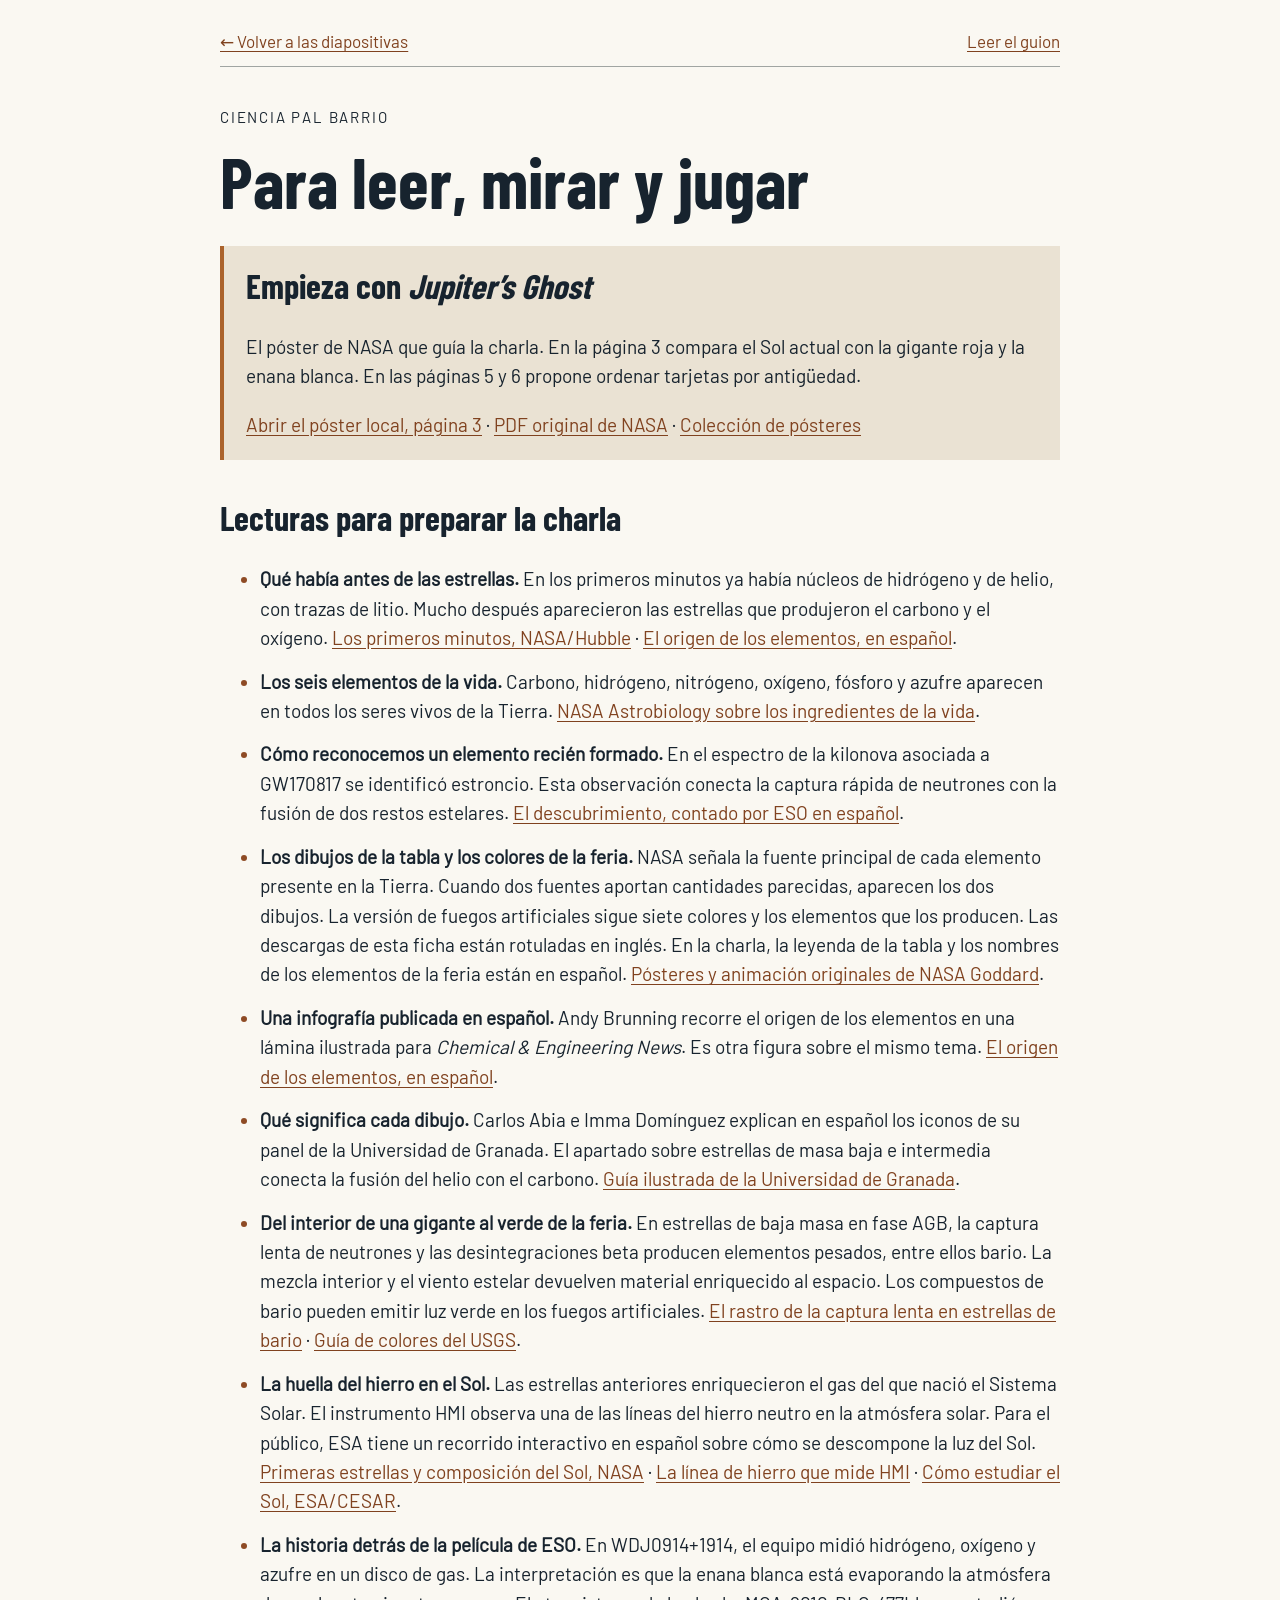
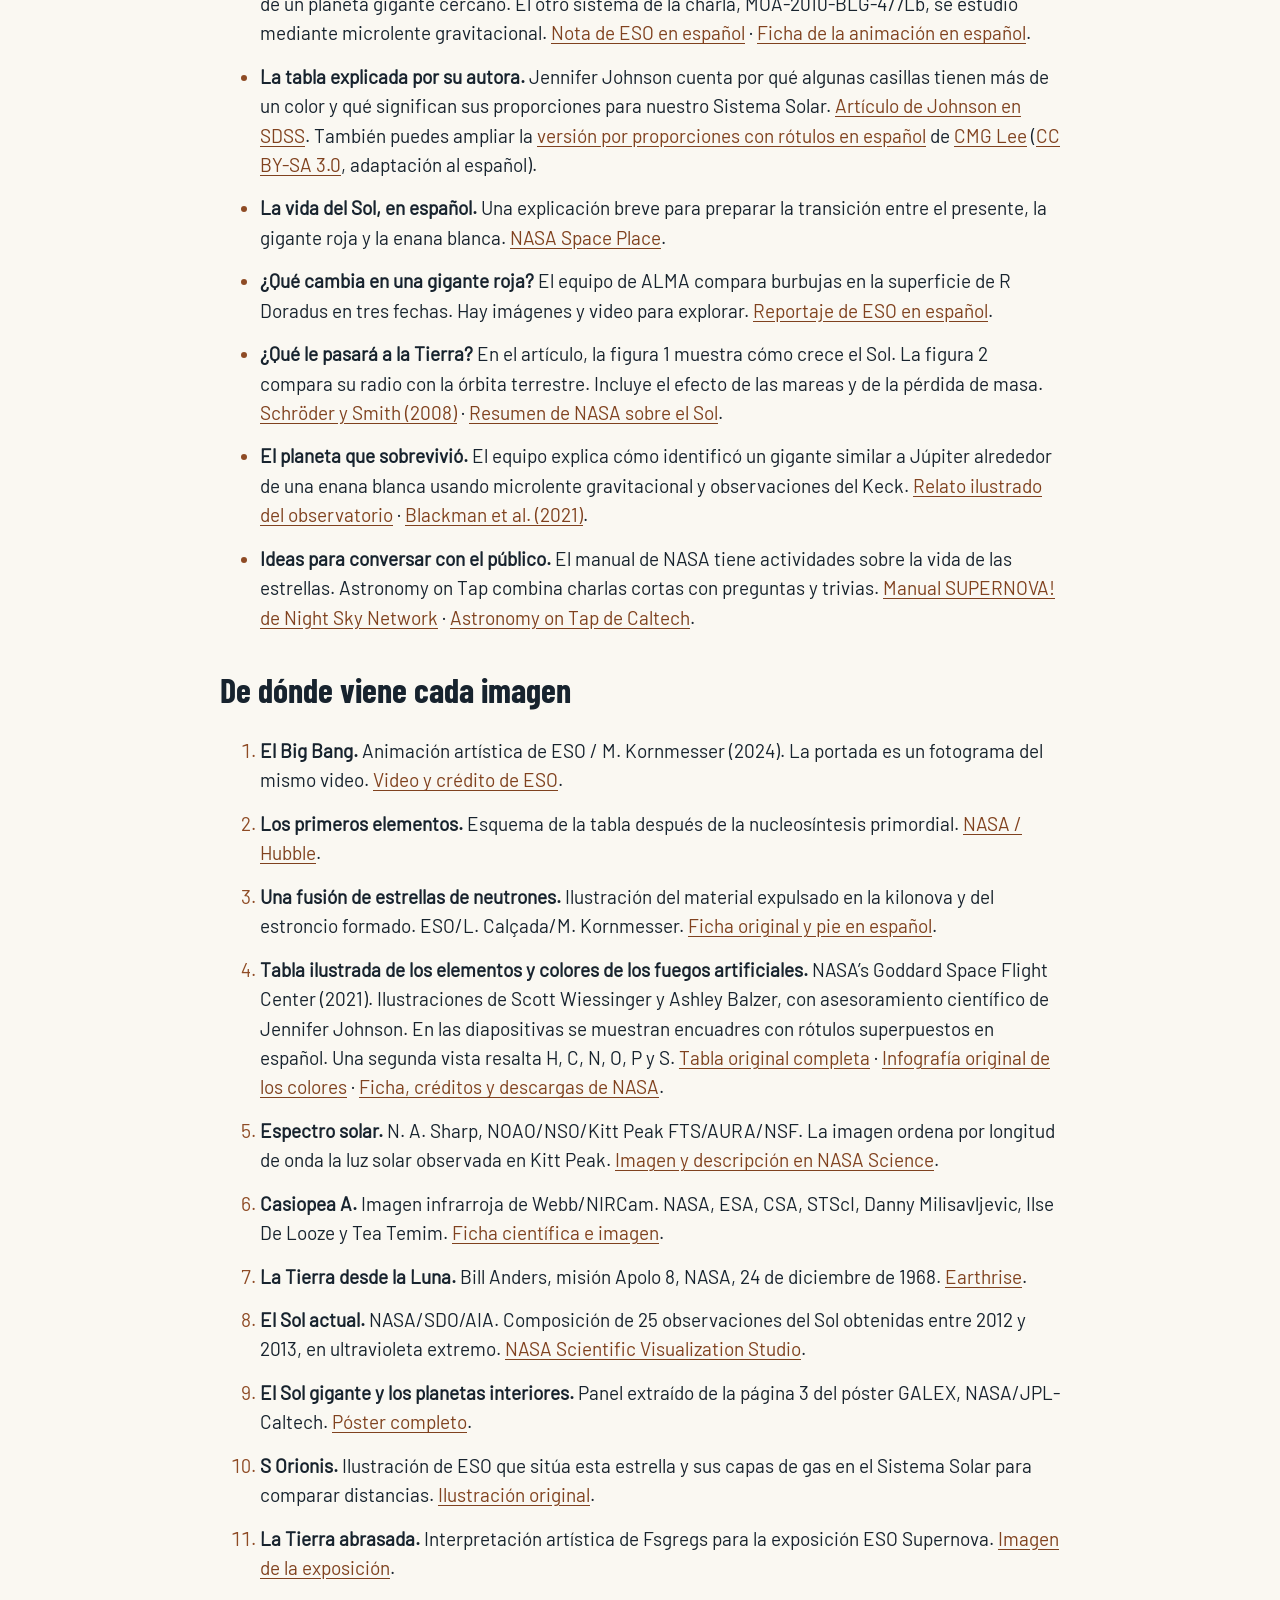
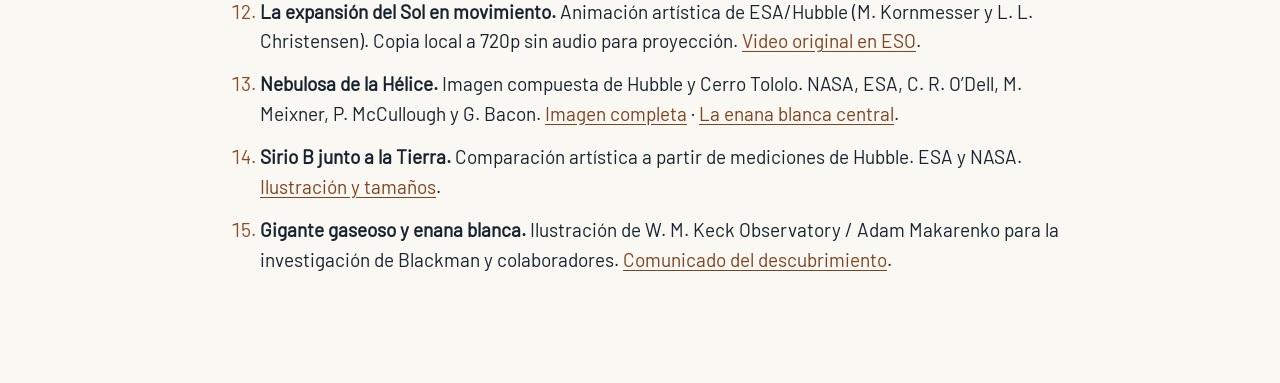
<file: fuentes.html>
<!doctype html>
<html lang="es-MX"><head><meta charset="utf-8"><meta name="viewport" content="width=device-width, initial-scale=1"><title>Lecturas e imágenes · Ciencia Pal Barrio</title><link rel="stylesheet" href="lectura.css"></head>
<body><main>
<nav><a href="index.html">← Volver a las diapositivas</a><a href="index.html?ensayo">Leer el guion</a></nav>
<header><p>Ciencia Pal Barrio</p><h1>Para leer, mirar y jugar</h1></header>
<article class="featured"><h2>Empieza con <i>Jupiter’s Ghost</i></h2><p>El póster de NASA que guía la charla. En la página 3 compara el Sol actual con la gigante roja y la enana blanca. En las páginas 5 y 6 propone ordenar tarjetas por antigüedad.</p>
<p><a href="lecturas/jupiters-ghost-nasa.pdf#page=3">Abrir el póster local, página 3</a> · <a href="https://spaceplace.nasa.gov/review/posters/GALEX_jup_ghost/Jup_ghost_poster_all-8x11.pdf">PDF original de NASA</a> · <a href="https://spaceplace.nasa.gov/posters/en/">Colección de pósteres</a></p></article>
<section><h2>Lecturas para preparar la charla</h2><ul>
<li><strong>Qué había antes de las estrellas.</strong> En los primeros minutos ya había núcleos de hidrógeno y de helio, con trazas de litio. Mucho después aparecieron las estrellas que produjeron el carbono y el oxígeno. <a href="https://science.nasa.gov/mission/hubble/science/science-behind-the-discoveries/hubble-big-bang/">Los primeros minutos, NASA/Hubble</a> · <a href="https://fciencias.ugr.es/facultad/presentacion/espacios/origen-elementos">El origen de los elementos, en español</a>.</li>
<li><strong>Los seis elementos de la vida.</strong> Carbono, hidrógeno, nitrógeno, oxígeno, fósforo y azufre aparecen en todos los seres vivos de la Tierra. <a href="https://astrobiology.nasa.gov/education/alp/where-lifes-building-blocks-come-from/">NASA Astrobiology sobre los ingredientes de la vida</a>.</li>
<li><strong>Cómo reconocemos un elemento recién formado.</strong> En el espectro de la kilonova asociada a GW170817 se identificó estroncio. Esta observación conecta la captura rápida de neutrones con la fusión de dos restos estelares. <a href="https://www.eso.org/public/spain/news/eso1917/">El descubrimiento, contado por ESO en español</a>.</li>
<li><strong>Los dibujos de la tabla y los colores de la feria.</strong> NASA señala la fuente principal de cada elemento presente en la Tierra. Cuando dos fuentes aportan cantidades parecidas, aparecen los dos dibujos. La versión de fuegos artificiales sigue siete colores y los elementos que los producen. Las descargas de esta ficha están rotuladas en inglés. En la charla, la leyenda de la tabla y los nombres de los elementos de la feria están en español. <a href="https://svs.gsfc.nasa.gov/13873/">Pósteres y animación originales de NASA Goddard</a>.</li>
<li><strong>Una infografía publicada en español.</strong> Andy Brunning recorre el origen de los elementos en una lámina ilustrada para <i>Chemical &amp; Engineering News</i>. Es otra figura sobre el mismo tema. <a href="https://cen.acs.org/physical-chemistry/astrochemistry/es-Infografias-Periodicas-El-origen-de-los-elementos/97/i18">El origen de los elementos, en español</a>.</li>
<li><strong>Qué significa cada dibujo.</strong> Carlos Abia e Imma Domínguez explican en español los iconos de su panel de la Universidad de Granada. El apartado sobre estrellas de masa baja e intermedia conecta la fusión del helio con el carbono. <a href="https://fciencias.ugr.es/facultad/presentacion/espacios/origen-elementos">Guía ilustrada de la Universidad de Granada</a>.</li>
<li><strong>Del interior de una gigante al verde de la feria.</strong> En estrellas de baja masa en fase AGB, la captura lenta de neutrones y las desintegraciones beta producen elementos pesados, entre ellos bario. La mezcla interior y el viento estelar devuelven material enriquecido al espacio. Los compuestos de bario pueden emitir luz verde en los fuegos artificiales. <a href="https://doi.org/10.1051/0004-6361/202142468">El rastro de la captura lenta en estrellas de bario</a> · <a href="https://www.usgs.gov/media/images/what-minerals-produce-colors-fireworks">Guía de colores del USGS</a>.</li>
<li><strong>La huella del hierro en el Sol.</strong> Las estrellas anteriores enriquecieron el gas del que nació el Sistema Solar. El instrumento HMI observa una de las líneas del hierro neutro en la atmósfera solar. Para el público, ESA tiene un recorrido interactivo en español sobre cómo se descompone la luz del Sol. <a href="https://science.nasa.gov/asset/webb/first-stars-composition/">Primeras estrellas y composición del Sol, NASA</a> · <a href="https://sdo.gsfc.nasa.gov/data/channels.php">La línea de hierro que mide HMI</a> · <a href="https://cesar.esa.int/index.php?ChangeLang=es&amp;LookingFor=star+party&amp;Section=Como_estudiar_el_Sol">Cómo estudiar el Sol, ESA/CESAR</a>.</li>
<li><strong>La historia detrás de la película de ESO.</strong> En WDJ0914+1914, el equipo midió hidrógeno, oxígeno y azufre en un disco de gas. La interpretación es que la enana blanca está evaporando la atmósfera de un planeta gigante cercano. El otro sistema de la charla, MOA-2010-BLG-477Lb, se estudió mediante microlente gravitacional. <a href="https://www.eso.org/public/spain/news/eso1919/">Nota de ESO en español</a> · <a href="https://www.eso.org/public/spain/videos/eso1919c/">Ficha de la animación en español</a>.</li>
<li><strong>La tabla explicada por su autora.</strong> Jennifer Johnson cuenta por qué algunas casillas tienen más de un color y qué significan sus proporciones para nuestro Sistema Solar. <a href="https://blog.sdss.org/2017/01/09/origin-of-the-elements-in-the-solar-system/">Artículo de Johnson en SDSS</a>. También puedes ampliar la <a href="assets/tabla-elementos.svg">versión por proporciones con rótulos en español</a> de <a href="https://commons.wikimedia.org/wiki/File:Nucleosynthesis_periodic_table.svg">CMG Lee</a> (<a href="https://creativecommons.org/licenses/by-sa/3.0/">CC BY-SA 3.0</a>, adaptación al español).</li>
<li><strong>La vida del Sol, en español.</strong> Una explicación breve para preparar la transición entre el presente, la gigante roja y la enana blanca. <a href="https://spaceplace.nasa.gov/sun-age/sp/">NASA Space Place</a>.</li>
<li><strong>¿Qué cambia en una gigante roja?</strong> El equipo de ALMA compara burbujas en la superficie de R Doradus en tres fechas. Hay imágenes y video para explorar. <a href="https://www.eso.org/public/spain/news/eso2412/">Reportaje de ESO en español</a>.</li>
<li><strong>¿Qué le pasará a la Tierra?</strong> En el artículo, la figura 1 muestra cómo crece el Sol. La figura 2 compara su radio con la órbita terrestre. Incluye el efecto de las mareas y de la pérdida de masa. <a href="https://arxiv.org/abs/0801.4031">Schröder y Smith (2008)</a> · <a href="https://science.nasa.gov/sun/facts/">Resumen de NASA sobre el Sol</a>.</li>
<li><strong>El planeta que sobrevivió.</strong> El equipo explica cómo identificó un gigante similar a Júpiter alrededor de una enana blanca usando microlente gravitacional y observaciones del Keck. <a href="https://keckobservatory.org/white-dwarf-system/">Relato ilustrado del observatorio</a> · <a href="https://www.nature.com/articles/s41586-021-03869-6">Blackman et al. (2021)</a>.</li>
<li><strong>Ideas para conversar con el público.</strong> El manual de NASA tiene actividades sobre la vida de las estrellas. Astronomy on Tap combina charlas cortas con preguntas y trivias. <a href="https://nightsky.jpl.nasa.gov/documents/340/0SNManual.pdf">Manual SUPERNOVA! de Night Sky Network</a> · <a href="https://www.astro.caltech.edu/outreach/aot">Astronomy on Tap de Caltech</a>.</li>
</ul></section>
<section><h2>De dónde viene cada imagen</h2><ol>
<li><b>El Big Bang.</b> Animación artística de ESO / M. Kornmesser (2024). La portada es un fotograma del mismo video. <a href="https://www.eso.org/public/spain/videos/big-bang/">Video y crédito de ESO</a>.</li>
<li><b>Los primeros elementos.</b> Esquema de la tabla después de la nucleosíntesis primordial. <a href="https://science.nasa.gov/mission/hubble/science/science-behind-the-discoveries/hubble-big-bang/">NASA / Hubble</a>.</li>
<li><b>Una fusión de estrellas de neutrones.</b> Ilustración del material expulsado en la kilonova y del estroncio formado. ESO/L. Calçada/M. Kornmesser. <a href="https://www.eso.org/public/spain/images/eso1917a/">Ficha original y pie en español</a>.</li>
<li><b>Tabla ilustrada de los elementos y colores de los fuegos artificiales.</b> NASA’s Goddard Space Flight Center (2021). Ilustraciones de Scott Wiessinger y Ashley Balzer, con asesoramiento científico de Jennifer Johnson. En las diapositivas se muestran encuadres con rótulos superpuestos en español. Una segunda vista resalta H, C, N, O, P y S. <a href="assets/tabla-origenes-nasa.png">Tabla original completa</a> · <a href="assets/colores-feria-nasa.png">Infografía original de los colores</a> · <a href="https://svs.gsfc.nasa.gov/13873/">Ficha, créditos y descargas de NASA</a>.</li>
<li><b>Espectro solar.</b> N. A. Sharp, NOAO/NSO/Kitt Peak FTS/AURA/NSF. La imagen ordena por longitud de onda la luz solar observada en Kitt Peak. <a href="https://science.nasa.gov/resource/the-solar-spectrum/">Imagen y descripción en NASA Science</a>.</li>
<li><b>Casiopea A.</b> Imagen infrarroja de Webb/NIRCam. NASA, ESA, CSA, STScI, Danny Milisavljevic, Ilse De Looze y Tea Temim. <a href="https://science.nasa.gov/asset/webb/cassiopeia-a-nircam-image/">Ficha científica e imagen</a>.</li>
<li><b>La Tierra desde la Luna.</b> Bill Anders, misión Apolo 8, NASA, 24 de diciembre de 1968. <a href="https://science.nasa.gov/resource/apollo-8s-iconic-earthrise/">Earthrise</a>.</li>
<li><b>El Sol actual.</b> NASA/SDO/AIA. Composición de 25 observaciones del Sol obtenidas entre 2012 y 2013, en ultravioleta extremo. <a href="https://svs.gsfc.nasa.gov/11255/">NASA Scientific Visualization Studio</a>.</li>
<li><b>El Sol gigante y los planetas interiores.</b> Panel extraído de la página 3 del póster GALEX, NASA/JPL-Caltech. <a href="lecturas/jupiters-ghost-nasa.pdf#page=3">Póster completo</a>.</li>
<li><b>S Orionis.</b> Ilustración de ESO que sitúa esta estrella y sus capas de gas en el Sistema Solar para comparar distancias. <a href="https://www.eso.org/public/images/eso0725c/">Ilustración original</a>.</li>
<li><b>La Tierra abrasada.</b> Interpretación artística de Fsgregs para la exposición ESO Supernova. <a href="https://supernova.eso.org/exhibition/images/1215b_red_giant-CC/?lang=en">Imagen de la exposición</a>.</li>
<li><b>La expansión del Sol en movimiento.</b> Animación artística de ESA/Hubble (M. Kornmesser y L. L. Christensen). Copia local a 720p sin audio para proyección. <a href="https://www.eso.org/public/spain/videos/eso1919c/">Video original en ESO</a>.</li>
<li><b>Nebulosa de la Hélice.</b> Imagen compuesta de Hubble y Cerro Tololo. NASA, ESA, C. R. O’Dell, M. Meixner, P. McCullough y G. Bacon. <a href="https://esahubble.org/images/opo0432b/">Imagen completa</a> · <a href="https://esahubble.org/news/heic0307/">La enana blanca central</a>.</li>
<li><b>Sirio B junto a la Tierra.</b> Comparación artística a partir de mediciones de Hubble. ESA y NASA. <a href="https://esahubble.org/images/heic0516c/">Ilustración y tamaños</a>.</li>
<li><b>Gigante gaseoso y enana blanca.</b> Ilustración de W. M. Keck Observatory / Adam Makarenko para la investigación de Blackman y colaboradores. <a href="https://keckobservatory.org/white-dwarf-system/">Comunicado del descubrimiento</a>.</li>
</ol></section></main></body></html>
</file>
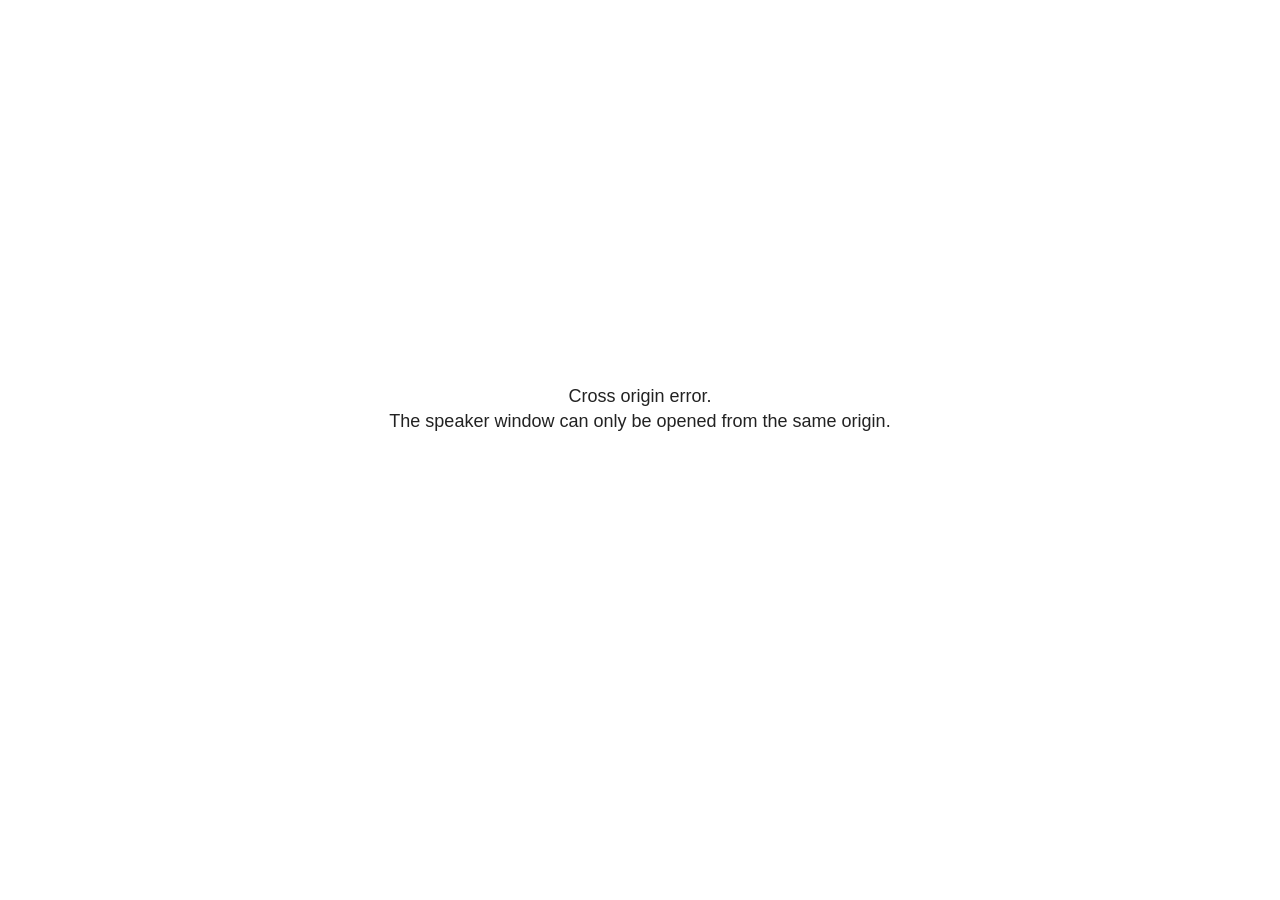
<file: vendor/speaker-view.html>
<!--
	NOTE: You need to build the notes plugin after making changes to this file.
-->
<html lang="en">
	<head>
		<meta charset="utf-8">

		<title>reveal.js - Speaker View</title>

		<style>
			body {
				font-family: Helvetica;
				font-size: 18px;
			}

			#current-slide,
			#upcoming-slide,
			#speaker-controls {
				padding: 6px;
				box-sizing: border-box;
				-moz-box-sizing: border-box;
			}

			#current-slide iframe,
			#upcoming-slide iframe {
				width: 100%;
				height: 100%;
				border: 1px solid #ddd;
			}

			#current-slide .label,
			#upcoming-slide .label {
				position: absolute;
				top: 10px;
				left: 10px;
				z-index: 2;
			}

			#connection-status {
				position: absolute;
				top: 0;
				left: 0;
				width: 100%;
				height: 100%;
				z-index: 20;
				padding: 30% 20% 20% 20%;
				font-size: 18px;
				color: #222;
				background: #fff;
				text-align: center;
				box-sizing: border-box;
				line-height: 1.4;
			}

			.overlay-element {
				height: 34px;
				line-height: 34px;
				padding: 0 10px;
				text-shadow: none;
				background: rgba( 220, 220, 220, 0.8 );
				color: #222;
				font-size: 14px;
			}

			.overlay-element.interactive:hover {
				background: rgba( 220, 220, 220, 1 );
			}

			#current-slide {
				position: absolute;
				width: 60%;
				height: 100%;
				top: 0;
				left: 0;
				padding-right: 0;
			}

			#upcoming-slide {
				position: absolute;
				width: 40%;
				height: 40%;
				right: 0;
				top: 0;
			}

			/* Speaker controls */
			#speaker-controls {
				position: absolute;
				top: 40%;
				right: 0;
				width: 40%;
				height: 60%;
				overflow: auto;
				font-size: 18px;
			}

				.speaker-controls-time.hidden,
				.speaker-controls-notes.hidden {
					display: none;
				}

				.speaker-controls-time .label,
				.speaker-controls-pace .label,
				.speaker-controls-notes .label {
					text-transform: uppercase;
					font-weight: normal;
					font-size: 0.66em;
					color: #666;
					margin: 0;
				}

				.speaker-controls-time, .speaker-controls-pace {
					border-bottom: 1px solid rgba( 200, 200, 200, 0.5 );
					margin-bottom: 10px;
					padding: 10px 16px;
					padding-bottom: 20px;
					cursor: pointer;
				}

				.speaker-controls-time .reset-button {
					opacity: 0;
					float: right;
					color: #666;
					text-decoration: none;
				}
				.speaker-controls-time:hover .reset-button {
					opacity: 1;
				}

				.speaker-controls-time .timer,
				.speaker-controls-time .clock {
					width: 50%;
				}

				.speaker-controls-time .timer,
				.speaker-controls-time .clock,
				.speaker-controls-time .pacing .hours-value,
				.speaker-controls-time .pacing .minutes-value,
				.speaker-controls-time .pacing .seconds-value {
					font-size: 1.9em;
				}

				.speaker-controls-time .timer {
					float: left;
				}

				.speaker-controls-time .clock {
					float: right;
					text-align: right;
				}

				.speaker-controls-time span.mute {
					opacity: 0.3;
				}

				.speaker-controls-time .pacing-title {
					margin-top: 5px;
				}

				.speaker-controls-time .pacing.ahead {
					color: blue;
				}

				.speaker-controls-time .pacing.on-track {
					color: green;
				}

				.speaker-controls-time .pacing.behind {
					color: red;
				}

				.speaker-controls-notes {
					padding: 10px 16px;
				}

				.speaker-controls-notes .value {
					margin-top: 5px;
					line-height: 1.4;
					font-size: 1.2em;
				}

			/* Layout selector */
			#speaker-layout {
				position: absolute;
				top: 10px;
				right: 10px;
				color: #222;
				z-index: 10;
			}
				#speaker-layout select {
					position: absolute;
					width: 100%;
					height: 100%;
					top: 0;
					left: 0;
					border: 0;
					box-shadow: 0;
					cursor: pointer;
					opacity: 0;

					font-size: 1em;
					background-color: transparent;

					-moz-appearance: none;
					-webkit-appearance: none;
					-webkit-tap-highlight-color: rgba(0, 0, 0, 0);
				}

				#speaker-layout select:focus {
					outline: none;
					box-shadow: none;
				}

			.clear {
				clear: both;
			}

			/* Speaker layout: Wide */
			body[data-speaker-layout="wide"] #current-slide,
			body[data-speaker-layout="wide"] #upcoming-slide {
				width: 50%;
				height: 45%;
				padding: 6px;
			}

			body[data-speaker-layout="wide"] #current-slide {
				top: 0;
				left: 0;
			}

			body[data-speaker-layout="wide"] #upcoming-slide {
				top: 0;
				left: 50%;
			}

			body[data-speaker-layout="wide"] #speaker-controls {
				top: 45%;
				left: 0;
				width: 100%;
				height: 50%;
				font-size: 1.25em;
			}

			/* Speaker layout: Tall */
			body[data-speaker-layout="tall"] #current-slide,
			body[data-speaker-layout="tall"] #upcoming-slide {
				width: 45%;
				height: 50%;
				padding: 6px;
			}

			body[data-speaker-layout="tall"] #current-slide {
				top: 0;
				left: 0;
			}

			body[data-speaker-layout="tall"] #upcoming-slide {
				top: 50%;
				left: 0;
			}

			body[data-speaker-layout="tall"] #speaker-controls {
				padding-top: 40px;
				top: 0;
				left: 45%;
				width: 55%;
				height: 100%;
				font-size: 1.25em;
			}

			/* Speaker layout: Notes only */
			body[data-speaker-layout="notes-only"] #current-slide,
			body[data-speaker-layout="notes-only"] #upcoming-slide {
				display: none;
			}

			body[data-speaker-layout="notes-only"] #speaker-controls {
				padding-top: 40px;
				top: 0;
				left: 0;
				width: 100%;
				height: 100%;
				font-size: 1.25em;
			}

			@media screen and (max-width: 1080px) {
				body[data-speaker-layout="default"] #speaker-controls {
					font-size: 16px;
				}
			}

			@media screen and (max-width: 900px) {
				body[data-speaker-layout="default"] #speaker-controls {
					font-size: 14px;
				}
			}

			@media screen and (max-width: 800px) {
				body[data-speaker-layout="default"] #speaker-controls {
					font-size: 12px;
				}
			}

		</style>
	</head>

	<body>

		<div id="connection-status">Loading speaker view...</div>

		<div id="current-slide"></div>
		<div id="upcoming-slide"><span class="overlay-element label">Upcoming</span></div>
		<div id="speaker-controls">
			<div class="speaker-controls-time">
				<h4 class="label">Time <span class="reset-button">Click to Reset</span></h4>
				<div class="clock">
					<span class="clock-value">0:00 AM</span>
				</div>
				<div class="timer">
					<span class="hours-value">00</span><span class="minutes-value">:00</span><span class="seconds-value">:00</span>
				</div>
				<div class="clear"></div>

				<h4 class="label pacing-title" style="display: none">Pacing – Time to finish current slide</h4>
				<div class="pacing" style="display: none">
					<span class="hours-value">00</span><span class="minutes-value">:00</span><span class="seconds-value">:00</span>
				</div>
			</div>

			<div class="speaker-controls-notes hidden">
				<h4 class="label">Notes</h4>
				<div class="value"></div>
			</div>
		</div>
		<div id="speaker-layout" class="overlay-element interactive">
			<span class="speaker-layout-label"></span>
			<select class="speaker-layout-dropdown"></select>
		</div>

		<script>

			(function() {

				var notes,
					notesValue,
					currentState,
					currentSlide,
					upcomingSlide,
					layoutLabel,
					layoutDropdown,
					pendingCalls = {},
					lastRevealApiCallId = 0,
					connected = false

				var connectionStatus = document.querySelector( '#connection-status' );

				var SPEAKER_LAYOUTS = {
					'default': 'Default',
					'wide': 'Wide',
					'tall': 'Tall',
					'notes-only': 'Notes only'
				};

				setupLayout();

				let openerOrigin;

				try {
					openerOrigin = window.opener.location.origin;
				}
				catch ( error ) { console.warn( error ) }

				// In order to prevent XSS, the speaker view will only run if its
				// opener has the same origin as itself
				if( window.location.origin !== openerOrigin ) {
					connectionStatus.innerHTML = 'Cross origin error.<br>The speaker window can only be opened from the same origin.';
					return;
				}

				var connectionTimeout = setTimeout( function() {
					connectionStatus.innerHTML = 'Error connecting to main window.<br>Please try closing and reopening the speaker view.';
				}, 5000 );

				window.addEventListener( 'message', function( event ) {

					// Validate the origin of all messages to avoid parsing messages
					// that aren't meant for us. Ignore when running off file:// so
					// that the speaker view continues to work without a web server.
					if( window.location.origin !== event.origin && window.location.origin !== 'file://' ) {
						return
					}

					clearTimeout( connectionTimeout );
					connectionStatus.style.display = 'none';

					var data = JSON.parse( event.data );

					// The overview mode is only useful to the reveal.js instance
					// where navigation occurs so we don't sync it
					if( data.state ) delete data.state.overview;

					// Messages sent by the notes plugin inside of the main window
					if( data && data.namespace === 'reveal-notes' ) {
						if( data.type === 'connect' ) {
							handleConnectMessage( data );
						}
						else if( data.type === 'state' ) {
							handleStateMessage( data );
						}
						else if( data.type === 'return' ) {
							pendingCalls[data.callId](data.result);
							delete pendingCalls[data.callId];
						}
					}
					// Messages sent by the reveal.js inside of the current slide preview
					else if( data && data.namespace === 'reveal' ) {
						const supportedEvents = [
							'slidechanged',
							'fragmentshown',
							'fragmenthidden',
							'paused',
							'resumed',
							'previewiframe',
							'previewimage',
							'previewvideo',
							'closeoverlay'
						];

						if( /ready/.test( data.eventName ) ) {
							// Send a message back to notify that the handshake is complete
							window.opener.postMessage( JSON.stringify({ namespace: 'reveal-notes', type: 'connected'} ), '*' );
						}
						else if( supportedEvents.includes( data.eventName ) && currentState !== JSON.stringify( data.state ) ) {
							dispatchStateToMainWindow( data.state );
						}
					}

				} );

				/**
				 * Updates the presentation in the main window to match the state
				 * of the presentation in the notes window.
				 */
				const dispatchStateToMainWindow = debounce(( state ) => {
					window.opener.postMessage( JSON.stringify({ method: 'setState', args: [ state ]} ), '*' );
				}, 500);

				/**
				 * Asynchronously calls the Reveal.js API of the main frame.
				 */
				function callRevealApi( methodName, methodArguments, callback ) {

					var callId = ++lastRevealApiCallId;
					pendingCalls[callId] = callback;
					window.opener.postMessage( JSON.stringify( {
						namespace: 'reveal-notes',
						type: 'call',
						callId: callId,
						methodName: methodName,
						arguments: methodArguments
					} ), '*' );

				}

				/**
				 * Called when the main window is trying to establish a
				 * connection.
				 */
				function handleConnectMessage( data ) {

					if( connected === false ) {
						connected = true;

						setupIframes( data );
						setupKeyboard();
						setupNotes();
						setupTimer();
						setupHeartbeat();
					}

				}

				/**
				 * Called when the main window sends an updated state.
				 */
				function handleStateMessage( data ) {

					// Store the most recently set state to avoid circular loops
					// applying the same state
					currentState = JSON.stringify( data.state );

					// No need for updating the notes in case of fragment changes
					if ( data.notes ) {
						notes.classList.remove( 'hidden' );
						notesValue.style.whiteSpace = data.whitespace;
						if( data.markdown ) {
							notesValue.innerHTML = marked( data.notes );
						}
						else {
							notesValue.innerHTML = data.notes;
						}
					}
					else {
						notes.classList.add( 'hidden' );
					}

					// Don't show lightboxes in the upcoming slide
					const { previewVideo, previewImage, previewIframe, ...upcomingState } = data.state;

					// Update the note slides
					currentSlide.contentWindow.postMessage( JSON.stringify({ method: 'setState', args: [ data.state ] }), '*' );
					upcomingSlide.contentWindow.postMessage( JSON.stringify({ method: 'setState', args: [ upcomingState ] }), '*' );
					upcomingSlide.contentWindow.postMessage( JSON.stringify({ method: 'next' }), '*' );

				}

				// Limit to max one state update per X ms
				handleStateMessage = debounce( handleStateMessage, 200 );

				/**
				 * Forward keyboard events to the current slide window.
				 * This enables keyboard events to work even if focus
				 * isn't set on the current slide iframe.
				 *
				 * Block F5 default handling, it reloads and disconnects
				 * the speaker notes window.
				 */
				function setupKeyboard() {

					document.addEventListener( 'keydown', function( event ) {
						if( event.keyCode === 116 || ( event.metaKey && event.keyCode === 82 ) ) {
							event.preventDefault();
							return false;
						}
						currentSlide.contentWindow.postMessage( JSON.stringify({ method: 'triggerKey', args: [ event.keyCode ] }), '*' );
					} );

				}

				/**
				 * Creates the preview iframes.
				 */
				function setupIframes( data ) {

					var params = [
						'receiver',
						'progress=false',
						'history=false',
						'transition=none',
						'autoSlide=0',
						'backgroundTransition=none'
					].join( '&' );

					var urlSeparator = /\?/.test(data.url) ? '&' : '?';
					var hash = '#/' + data.state.indexh + '/' + data.state.indexv;
					var currentURL = data.url + urlSeparator + params + '&scrollActivationWidth=false&postMessageEvents=true' + hash;
					var upcomingURL = data.url + urlSeparator + params + '&scrollActivationWidth=false&controls=false' + hash;

					currentSlide = document.createElement( 'iframe' );
					currentSlide.setAttribute( 'width', 1280 );
					currentSlide.setAttribute( 'height', 1024 );
					currentSlide.setAttribute( 'src', currentURL );
					document.querySelector( '#current-slide' ).appendChild( currentSlide );

					upcomingSlide = document.createElement( 'iframe' );
					upcomingSlide.setAttribute( 'width', 640 );
					upcomingSlide.setAttribute( 'height', 512 );
					upcomingSlide.setAttribute( 'src', upcomingURL );
					document.querySelector( '#upcoming-slide' ).appendChild( upcomingSlide );

				}

				/**
				 * Setup the notes UI.
				 */
				function setupNotes() {

					notes = document.querySelector( '.speaker-controls-notes' );
					notesValue = document.querySelector( '.speaker-controls-notes .value' );

				}

				/**
				 * We send out a heartbeat at all times to ensure we can
				 * reconnect with the main presentation window after reloads.
				 */
				function setupHeartbeat() {

					setInterval( () => {
						window.opener.postMessage( JSON.stringify({ namespace: 'reveal-notes', type: 'heartbeat'} ), '*' );
					}, 1000 );

				}

				function getTimings( callback ) {

					callRevealApi( 'getSlidesAttributes', [], function ( slideAttributes ) {
						callRevealApi( 'getConfig', [], function ( config ) {
							var totalTime = config.totalTime;
							var minTimePerSlide = config.minimumTimePerSlide || 0;
							var defaultTiming = config.defaultTiming;
							if ((defaultTiming == null) && (totalTime == null)) {
								callback(null);
								return;
							}
							// Setting totalTime overrides defaultTiming
							if (totalTime) {
								defaultTiming = 0;
							}
							var timings = [];
							for ( var i in slideAttributes ) {
								var slide = slideAttributes[ i ];
								var timing = defaultTiming;
								if( slide.hasOwnProperty( 'data-timing' )) {
									var t = slide[ 'data-timing' ];
									timing = parseInt(t);
									if( isNaN(timing) ) {
										console.warn("Could not parse timing '" + t + "' of slide " + i + "; using default of " + defaultTiming);
										timing = defaultTiming;
									}
								}
								timings.push(timing);
							}
							if ( totalTime ) {
								// After we've allocated time to individual slides, we summarize it and
								// subtract it from the total time
								var remainingTime = totalTime - timings.reduce( function(a, b) { return a + b; }, 0 );
								// The remaining time is divided by the number of slides that have 0 seconds
								// allocated at the moment, giving the average time-per-slide on the remaining slides
								var remainingSlides = (timings.filter( function(x) { return x == 0 }) ).length
								var timePerSlide = Math.round( remainingTime / remainingSlides, 0 )
								// And now we replace every zero-value timing with that average
								timings = timings.map( function(x) { return (x==0 ? timePerSlide : x) } );
							}
							var slidesUnderMinimum = timings.filter( function(x) { return (x < minTimePerSlide) } ).length
							if ( slidesUnderMinimum ) {
								message = "The pacing time for " + slidesUnderMinimum + " slide(s) is under the configured minimum of " + minTimePerSlide + " seconds. Check the data-timing attribute on individual slides, or consider increasing the totalTime or minimumTimePerSlide configuration options (or removing some slides).";
								alert(message);
							}
							callback( timings );
						} );
					} );

				}

				/**
				 * Return the number of seconds allocated for presenting
				 * all slides up to and including this one.
				 */
				function getTimeAllocated( timings, callback ) {

					callRevealApi( 'getSlidePastCount', [], function ( currentSlide ) {
						var allocated = 0;
						for (var i in timings.slice(0, currentSlide + 1)) {
							allocated += timings[i];
						}
						callback( allocated );
					} );

				}

				/**
				 * Create the timer and clock and start updating them
				 * at an interval.
				 */
				function setupTimer() {

					var start = new Date(),
					timeEl = document.querySelector( '.speaker-controls-time' ),
					clockEl = timeEl.querySelector( '.clock-value' ),
					hoursEl = timeEl.querySelector( '.hours-value' ),
					minutesEl = timeEl.querySelector( '.minutes-value' ),
					secondsEl = timeEl.querySelector( '.seconds-value' ),
					pacingTitleEl = timeEl.querySelector( '.pacing-title' ),
					pacingEl = timeEl.querySelector( '.pacing' ),
					pacingHoursEl = pacingEl.querySelector( '.hours-value' ),
					pacingMinutesEl = pacingEl.querySelector( '.minutes-value' ),
					pacingSecondsEl = pacingEl.querySelector( '.seconds-value' );

					var timings = null;
					getTimings( function ( _timings ) {

						timings = _timings;
						if (_timings !== null) {
							pacingTitleEl.style.removeProperty('display');
							pacingEl.style.removeProperty('display');
						}

						// Update once directly
						_updateTimer();

						// Then update every second
						setInterval( _updateTimer, 1000 );

					} );


					function _resetTimer() {

						if (timings == null) {
							start = new Date();
							_updateTimer();
						}
						else {
							// Reset timer to beginning of current slide
							getTimeAllocated( timings, function ( slideEndTimingSeconds ) {
								var slideEndTiming = slideEndTimingSeconds * 1000;
								callRevealApi( 'getSlidePastCount', [], function ( currentSlide ) {
									var currentSlideTiming = timings[currentSlide] * 1000;
									var previousSlidesTiming = slideEndTiming - currentSlideTiming;
									var now = new Date();
									start = new Date(now.getTime() - previousSlidesTiming);
									_updateTimer();
								} );
							} );
						}

					}

					timeEl.addEventListener( 'click', function() {
						_resetTimer();
						return false;
					} );

					function _displayTime( hrEl, minEl, secEl, time) {

						var sign = Math.sign(time) == -1 ? "-" : "";
						time = Math.abs(Math.round(time / 1000));
						var seconds = time % 60;
						var minutes = Math.floor( time / 60 ) % 60 ;
						var hours = Math.floor( time / ( 60 * 60 )) ;
						hrEl.innerHTML = sign + zeroPadInteger( hours );
						if (hours == 0) {
							hrEl.classList.add( 'mute' );
						}
						else {
							hrEl.classList.remove( 'mute' );
						}
						minEl.innerHTML = ':' + zeroPadInteger( minutes );
						if (hours == 0 && minutes == 0) {
							minEl.classList.add( 'mute' );
						}
						else {
							minEl.classList.remove( 'mute' );
						}
						secEl.innerHTML = ':' + zeroPadInteger( seconds );
					}

					function _updateTimer() {

						var diff, hours, minutes, seconds,
						now = new Date();

						diff = now.getTime() - start.getTime();

						clockEl.innerHTML = now.toLocaleTimeString( 'en-US', { hour12: true, hour: '2-digit', minute:'2-digit' } );
						_displayTime( hoursEl, minutesEl, secondsEl, diff );
						if (timings !== null) {
							_updatePacing(diff);
						}

					}

					function _updatePacing(diff) {

						getTimeAllocated( timings, function ( slideEndTimingSeconds ) {
							var slideEndTiming = slideEndTimingSeconds * 1000;

							callRevealApi( 'getSlidePastCount', [], function ( currentSlide ) {
								var currentSlideTiming = timings[currentSlide] * 1000;
								var timeLeftCurrentSlide = slideEndTiming - diff;
								if (timeLeftCurrentSlide < 0) {
									pacingEl.className = 'pacing behind';
								}
								else if (timeLeftCurrentSlide < currentSlideTiming) {
									pacingEl.className = 'pacing on-track';
								}
								else {
									pacingEl.className = 'pacing ahead';
								}
								_displayTime( pacingHoursEl, pacingMinutesEl, pacingSecondsEl, timeLeftCurrentSlide );
							} );
						} );
					}

				}

				/**
				 * Sets up the speaker view layout and layout selector.
				 */
				function setupLayout() {

					layoutDropdown = document.querySelector( '.speaker-layout-dropdown' );
					layoutLabel = document.querySelector( '.speaker-layout-label' );

					// Render the list of available layouts
					for( var id in SPEAKER_LAYOUTS ) {
						var option = document.createElement( 'option' );
						option.setAttribute( 'value', id );
						option.textContent = SPEAKER_LAYOUTS[ id ];
						layoutDropdown.appendChild( option );
					}

					// Monitor the dropdown for changes
					layoutDropdown.addEventListener( 'change', function( event ) {

						setLayout( layoutDropdown.value );

					}, false );

					// Restore any currently persisted layout
					setLayout( getLayout() );

				}

				/**
				 * Sets a new speaker view layout. The layout is persisted
				 * in local storage.
				 */
				function setLayout( value ) {

					var title = SPEAKER_LAYOUTS[ value ];

					layoutLabel.innerHTML = 'Layout' + ( title ? ( ': ' + title ) : '' );
					layoutDropdown.value = value;

					document.body.setAttribute( 'data-speaker-layout', value );

					// Persist locally
					if( supportsLocalStorage() ) {
						window.localStorage.setItem( 'reveal-speaker-layout', value );
					}

				}

				/**
				 * Returns the ID of the most recently set speaker layout
				 * or our default layout if none has been set.
				 */
				function getLayout() {

					if( supportsLocalStorage() ) {
						var layout = window.localStorage.getItem( 'reveal-speaker-layout' );
						if( layout ) {
							return layout;
						}
					}

					// Default to the first record in the layouts hash
					for( var id in SPEAKER_LAYOUTS ) {
						return id;
					}

				}

				function supportsLocalStorage() {

					try {
						localStorage.setItem('test', 'test');
						localStorage.removeItem('test');
						return true;
					}
					catch( e ) {
						return false;
					}

				}

				function zeroPadInteger( num ) {

					var str = '00' + parseInt( num );
					return str.substring( str.length - 2 );

				}

				/**
				 * Limits the frequency at which a function can be called.
				 */
				function debounce( fn, ms ) {

					var lastTime = 0,
						timeout;

					return function() {

						var args = arguments;
						var context = this;

						clearTimeout( timeout );

						var timeSinceLastCall = Date.now() - lastTime;
						if( timeSinceLastCall > ms ) {
							fn.apply( context, args );
							lastTime = Date.now();
						}
						else {
							timeout = setTimeout( function() {
								fn.apply( context, args );
								lastTime = Date.now();
							}, ms - timeSinceLastCall );
						}

					}

				}

			})();

		</script>
	</body>
</html>
</file>
<file: vendor/reveal.css>
/**
 * reveal.js 5.2.0
 * https://revealjs.com
 * MIT licensed
 *
 * Copyright (C) 2011-2024 Hakim El Hattab, https://hakim.se
 */

.reveal .r-stretch,.reveal .stretch{max-width:none;max-height:none}.reveal pre.r-stretch code,.reveal pre.stretch code{height:100%;max-height:100%;box-sizing:border-box}.reveal .r-fit-text{display:inline-block;white-space:nowrap}.reveal .r-stack{display:grid;grid-template-rows:100%}.reveal .r-stack>*{grid-area:1/1;margin:auto}.reveal .r-hstack,.reveal .r-vstack{display:flex}.reveal .r-hstack img,.reveal .r-hstack video,.reveal .r-vstack img,.reveal .r-vstack video{min-width:0;min-height:0;object-fit:contain}.reveal .r-vstack{flex-direction:column;align-items:center;justify-content:center}.reveal .r-hstack{flex-direction:row;align-items:center;justify-content:center}.reveal .items-stretch{align-items:stretch}.reveal .items-start{align-items:flex-start}.reveal .items-center{align-items:center}.reveal .items-end{align-items:flex-end}.reveal .justify-between{justify-content:space-between}.reveal .justify-around{justify-content:space-around}.reveal .justify-start{justify-content:flex-start}.reveal .justify-center{justify-content:center}.reveal .justify-end{justify-content:flex-end}html.reveal-full-page{width:100%;height:100%;height:100vh;height:calc(var(--vh,1vh) * 100);height:100dvh;overflow:hidden}.reveal-viewport{height:100%;overflow:hidden;position:relative;line-height:1;margin:0;background-color:#fff;color:#000;--r-controls-spacing:12px;--r-overlay-header-height:40px;--r-overlay-margin:0px;--r-overlay-padding:6px;--r-overlay-gap:5px}@media screen and (max-width:1024px),(max-height:768px){.reveal-viewport{--r-overlay-header-height:26px}}.reveal-viewport:fullscreen{top:0!important;left:0!important;width:100%!important;height:100%!important;transform:none!important}.reveal .fragment{transition:all .2s ease}.reveal .fragment:not(.custom){opacity:0;visibility:hidden;will-change:opacity}.reveal .fragment.visible{opacity:1;visibility:inherit}.reveal .fragment.disabled{transition:none}.reveal .fragment.grow{opacity:1;visibility:inherit}.reveal .fragment.grow.visible{transform:scale(1.3)}.reveal .fragment.shrink{opacity:1;visibility:inherit}.reveal .fragment.shrink.visible{transform:scale(.7)}.reveal .fragment.zoom-in{transform:scale(.1)}.reveal .fragment.zoom-in.visible{transform:none}.reveal .fragment.fade-out{opacity:1;visibility:inherit}.reveal .fragment.fade-out.visible{opacity:0;visibility:hidden}.reveal .fragment.semi-fade-out{opacity:1;visibility:inherit}.reveal .fragment.semi-fade-out.visible{opacity:.5;visibility:inherit}.reveal .fragment.strike{opacity:1;visibility:inherit}.reveal .fragment.strike.visible{text-decoration:line-through}.reveal .fragment.fade-up{transform:translate(0,40px)}.reveal .fragment.fade-up.visible{transform:translate(0,0)}.reveal .fragment.fade-down{transform:translate(0,-40px)}.reveal .fragment.fade-down.visible{transform:translate(0,0)}.reveal .fragment.fade-right{transform:translate(-40px,0)}.reveal .fragment.fade-right.visible{transform:translate(0,0)}.reveal .fragment.fade-left{transform:translate(40px,0)}.reveal .fragment.fade-left.visible{transform:translate(0,0)}.reveal .fragment.current-visible,.reveal .fragment.fade-in-then-out{opacity:0;visibility:hidden}.reveal .fragment.current-visible.current-fragment,.reveal .fragment.fade-in-then-out.current-fragment{opacity:1;visibility:inherit}.reveal .fragment.fade-in-then-semi-out{opacity:0;visibility:hidden}.reveal .fragment.fade-in-then-semi-out.visible{opacity:.5;visibility:inherit}.reveal .fragment.fade-in-then-semi-out.current-fragment{opacity:1;visibility:inherit}.reveal .fragment.highlight-blue,.reveal .fragment.highlight-current-blue,.reveal .fragment.highlight-current-green,.reveal .fragment.highlight-current-red,.reveal .fragment.highlight-green,.reveal .fragment.highlight-red{opacity:1;visibility:inherit}.reveal .fragment.highlight-red.visible{color:#ff2c2d}.reveal .fragment.highlight-green.visible{color:#17ff2e}.reveal .fragment.highlight-blue.visible{color:#1b91ff}.reveal .fragment.highlight-current-red.current-fragment{color:#ff2c2d}.reveal .fragment.highlight-current-green.current-fragment{color:#17ff2e}.reveal .fragment.highlight-current-blue.current-fragment{color:#1b91ff}.reveal:after{content:"";font-style:italic}.reveal iframe{z-index:1}.reveal a{position:relative}@keyframes bounce-right{0%,10%,25%,40%,50%{transform:translateX(0)}20%{transform:translateX(10px)}30%{transform:translateX(-5px)}}@keyframes bounce-left{0%,10%,25%,40%,50%{transform:translateX(0)}20%{transform:translateX(-10px)}30%{transform:translateX(5px)}}@keyframes bounce-down{0%,10%,25%,40%,50%{transform:translateY(0)}20%{transform:translateY(10px)}30%{transform:translateY(-5px)}}.reveal .controls{display:none;position:absolute;top:auto;bottom:var(--r-controls-spacing);right:var(--r-controls-spacing);left:auto;z-index:11;color:#000;pointer-events:none;font-size:10px}.reveal .controls button{position:absolute;padding:0;background-color:transparent;border:0;outline:0;cursor:pointer;color:currentColor;transform:scale(.9999);transition:color .2s ease,opacity .2s ease,transform .2s ease;z-index:2;pointer-events:auto;font-size:inherit;visibility:hidden;opacity:0;-webkit-appearance:none;-webkit-tap-highlight-color:transparent}.reveal .controls .controls-arrow:after,.reveal .controls .controls-arrow:before{content:"";position:absolute;top:0;left:0;width:2.6em;height:.5em;border-radius:.25em;background-color:currentColor;transition:all .15s ease,background-color .8s ease;transform-origin:.2em 50%;will-change:transform}.reveal .controls .controls-arrow{position:relative;width:3.6em;height:3.6em}.reveal .controls .controls-arrow:before{transform:translateX(.5em) translateY(1.55em) rotate(45deg)}.reveal .controls .controls-arrow:after{transform:translateX(.5em) translateY(1.55em) rotate(-45deg)}.reveal .controls .controls-arrow:hover:before{transform:translateX(.5em) translateY(1.55em) rotate(40deg)}.reveal .controls .controls-arrow:hover:after{transform:translateX(.5em) translateY(1.55em) rotate(-40deg)}.reveal .controls .controls-arrow:active:before{transform:translateX(.5em) translateY(1.55em) rotate(36deg)}.reveal .controls .controls-arrow:active:after{transform:translateX(.5em) translateY(1.55em) rotate(-36deg)}.reveal .controls .navigate-left{right:6.4em;bottom:3.2em;transform:translateX(-10px)}.reveal .controls .navigate-left.highlight{animation:bounce-left 2s 50 both ease-out}.reveal .controls .navigate-right{right:0;bottom:3.2em;transform:translateX(10px)}.reveal .controls .navigate-right .controls-arrow{transform:rotate(180deg)}.reveal .controls .navigate-right.highlight{animation:bounce-right 2s 50 both ease-out}.reveal .controls .navigate-up{right:3.2em;bottom:6.4em;transform:translateY(-10px)}.reveal .controls .navigate-up .controls-arrow{transform:rotate(90deg)}.reveal .controls .navigate-down{right:3.2em;bottom:-1.4em;padding-bottom:1.4em;transform:translateY(10px)}.reveal .controls .navigate-down .controls-arrow{transform:rotate(-90deg)}.reveal .controls .navigate-down.highlight{animation:bounce-down 2s 50 both ease-out}.reveal .controls[data-controls-back-arrows=faded] .navigate-up.enabled{opacity:.3}.reveal .controls[data-controls-back-arrows=faded] .navigate-up.enabled:hover{opacity:1}.reveal .controls[data-controls-back-arrows=hidden] .navigate-up.enabled{opacity:0;visibility:hidden}.reveal .controls .enabled{visibility:visible;opacity:.9;cursor:pointer;transform:none}.reveal .controls .enabled.fragmented{opacity:.5}.reveal .controls .enabled.fragmented:hover,.reveal .controls .enabled:hover{opacity:1}.reveal:not(.rtl) .controls[data-controls-back-arrows=faded] .navigate-left.enabled{opacity:.3}.reveal:not(.rtl) .controls[data-controls-back-arrows=faded] .navigate-left.enabled:hover{opacity:1}.reveal:not(.rtl) .controls[data-controls-back-arrows=hidden] .navigate-left.enabled{opacity:0;visibility:hidden}.reveal.rtl .controls[data-controls-back-arrows=faded] .navigate-right.enabled{opacity:.3}.reveal.rtl .controls[data-controls-back-arrows=faded] .navigate-right.enabled:hover{opacity:1}.reveal.rtl .controls[data-controls-back-arrows=hidden] .navigate-right.enabled{opacity:0;visibility:hidden}.reveal[data-navigation-mode=linear].has-horizontal-slides .navigate-down,.reveal[data-navigation-mode=linear].has-horizontal-slides .navigate-up{display:none}.reveal:not(.has-vertical-slides) .controls .navigate-left,.reveal[data-navigation-mode=linear].has-horizontal-slides .navigate-left{bottom:1.4em;right:5.5em}.reveal:not(.has-vertical-slides) .controls .navigate-right,.reveal[data-navigation-mode=linear].has-horizontal-slides .navigate-right{bottom:1.4em;right:.5em}.reveal:not(.has-horizontal-slides) .controls .navigate-up{right:1.4em;bottom:5em}.reveal:not(.has-horizontal-slides) .controls .navigate-down{right:1.4em;bottom:.5em}.reveal.has-dark-background .controls{color:#fff}.reveal.has-light-background .controls{color:#000}.reveal.no-hover .controls .controls-arrow:active:before,.reveal.no-hover .controls .controls-arrow:hover:before{transform:translateX(.5em) translateY(1.55em) rotate(45deg)}.reveal.no-hover .controls .controls-arrow:active:after,.reveal.no-hover .controls .controls-arrow:hover:after{transform:translateX(.5em) translateY(1.55em) rotate(-45deg)}@media screen and (min-width:500px){.reveal-viewport{--r-controls-spacing:0.8em}.reveal .controls[data-controls-layout=edges]{top:0;right:0;bottom:0;left:0}.reveal .controls[data-controls-layout=edges] .navigate-down,.reveal .controls[data-controls-layout=edges] .navigate-left,.reveal .controls[data-controls-layout=edges] .navigate-right,.reveal .controls[data-controls-layout=edges] .navigate-up{bottom:auto;right:auto}.reveal .controls[data-controls-layout=edges] .navigate-left{top:50%;left:var(--r-controls-spacing);margin-top:-1.8em}.reveal .controls[data-controls-layout=edges] .navigate-right{top:50%;right:var(--r-controls-spacing);margin-top:-1.8em}.reveal .controls[data-controls-layout=edges] .navigate-up{top:var(--r-controls-spacing);left:50%;margin-left:-1.8em}.reveal .controls[data-controls-layout=edges] .navigate-down{bottom:calc(var(--r-controls-spacing) - 1.4em + .3em);left:50%;margin-left:-1.8em}}.reveal .progress{position:absolute;display:none;height:3px;width:100%;bottom:0;left:0;z-index:10;background-color:rgba(0,0,0,.2);color:#fff}.reveal .progress:after{content:"";display:block;position:absolute;height:10px;width:100%;top:-10px}.reveal .progress span{display:block;height:100%;width:100%;background-color:currentColor;transition:transform .8s cubic-bezier(.26,.86,.44,.985);transform-origin:0 0;transform:scaleX(0)}.reveal .slide-number{position:absolute;display:block;right:8px;bottom:8px;z-index:31;font-family:Helvetica,sans-serif;font-size:12px;line-height:1;color:#fff;background-color:rgba(0,0,0,.4);padding:5px}.reveal .slide-number a{color:currentColor}.reveal .slide-number-delimiter{margin:0 3px}.reveal{position:relative;width:100%;height:100%;overflow:hidden;touch-action:pinch-zoom}.reveal.embedded{touch-action:pan-y}.reveal.embedded.is-vertical-slide{touch-action:none}.reveal .slides{position:absolute;width:100%;height:100%;top:0;right:0;bottom:0;left:0;margin:auto;pointer-events:none;overflow:visible;z-index:1;text-align:center;perspective:600px;perspective-origin:50% 40%}.reveal .slides>section{perspective:600px}.reveal .slides>section,.reveal .slides>section>section{display:none;position:absolute;width:100%;pointer-events:auto;z-index:10;transform-style:flat;transition:transform-origin .8s cubic-bezier(.26,.86,.44,.985),transform .8s cubic-bezier(.26,.86,.44,.985),visibility .8s cubic-bezier(.26,.86,.44,.985),opacity .8s cubic-bezier(.26,.86,.44,.985)}.reveal[data-transition-speed=fast] .slides section{transition-duration:.4s}.reveal[data-transition-speed=slow] .slides section{transition-duration:1.2s}.reveal .slides section[data-transition-speed=fast]{transition-duration:.4s}.reveal .slides section[data-transition-speed=slow]{transition-duration:1.2s}.reveal .slides>section.stack{padding-top:0;padding-bottom:0;pointer-events:none;height:100%}.reveal .slides>section.present,.reveal .slides>section>section.present{display:block;z-index:11;opacity:1}.reveal .slides>section:empty,.reveal .slides>section>section:empty,.reveal .slides>section>section[data-background-interactive],.reveal .slides>section[data-background-interactive]{pointer-events:none}.reveal.center,.reveal.center .slides,.reveal.center .slides section{min-height:0!important}.reveal .slides>section:not(.present),.reveal .slides>section>section:not(.present){pointer-events:none}.reveal.overview .slides>section,.reveal.overview .slides>section>section{pointer-events:auto}.reveal .slides>section.future,.reveal .slides>section.future>section,.reveal .slides>section.past,.reveal .slides>section.past>section,.reveal .slides>section>section.future,.reveal .slides>section>section.past{opacity:0}.reveal .slides>section[data-transition=slide].past,.reveal .slides>section[data-transition~=slide-out].past,.reveal.slide .slides>section:not([data-transition]).past{transform:translate(-150%,0)}.reveal .slides>section[data-transition=slide].future,.reveal .slides>section[data-transition~=slide-in].future,.reveal.slide .slides>section:not([data-transition]).future{transform:translate(150%,0)}.reveal .slides>section>section[data-transition=slide].past,.reveal .slides>section>section[data-transition~=slide-out].past,.reveal.slide .slides>section>section:not([data-transition]).past{transform:translate(0,-150%)}.reveal .slides>section>section[data-transition=slide].future,.reveal .slides>section>section[data-transition~=slide-in].future,.reveal.slide .slides>section>section:not([data-transition]).future{transform:translate(0,150%)}.reveal .slides>section[data-transition=linear].past,.reveal .slides>section[data-transition~=linear-out].past,.reveal.linear .slides>section:not([data-transition]).past{transform:translate(-150%,0)}.reveal .slides>section[data-transition=linear].future,.reveal .slides>section[data-transition~=linear-in].future,.reveal.linear .slides>section:not([data-transition]).future{transform:translate(150%,0)}.reveal .slides>section>section[data-transition=linear].past,.reveal .slides>section>section[data-transition~=linear-out].past,.reveal.linear .slides>section>section:not([data-transition]).past{transform:translate(0,-150%)}.reveal .slides>section>section[data-transition=linear].future,.reveal .slides>section>section[data-transition~=linear-in].future,.reveal.linear .slides>section>section:not([data-transition]).future{transform:translate(0,150%)}.reveal .slides section[data-transition=default].stack,.reveal.default .slides section.stack{transform-style:preserve-3d}.reveal .slides>section[data-transition=default].past,.reveal .slides>section[data-transition~=default-out].past,.reveal.default .slides>section:not([data-transition]).past{transform:translate3d(-100%,0,0) rotateY(-90deg) translate3d(-100%,0,0)}.reveal .slides>section[data-transition=default].future,.reveal .slides>section[data-transition~=default-in].future,.reveal.default .slides>section:not([data-transition]).future{transform:translate3d(100%,0,0) rotateY(90deg) translate3d(100%,0,0)}.reveal .slides>section>section[data-transition=default].past,.reveal .slides>section>section[data-transition~=default-out].past,.reveal.default .slides>section>section:not([data-transition]).past{transform:translate3d(0,-300px,0) rotateX(70deg) translate3d(0,-300px,0)}.reveal .slides>section>section[data-transition=default].future,.reveal .slides>section>section[data-transition~=default-in].future,.reveal.default .slides>section>section:not([data-transition]).future{transform:translate3d(0,300px,0) rotateX(-70deg) translate3d(0,300px,0)}.reveal .slides section[data-transition=convex].stack,.reveal.convex .slides section.stack{transform-style:preserve-3d}.reveal .slides>section[data-transition=convex].past,.reveal .slides>section[data-transition~=convex-out].past,.reveal.convex .slides>section:not([data-transition]).past{transform:translate3d(-100%,0,0) rotateY(-90deg) translate3d(-100%,0,0)}.reveal .slides>section[data-transition=convex].future,.reveal .slides>section[data-transition~=convex-in].future,.reveal.convex .slides>section:not([data-transition]).future{transform:translate3d(100%,0,0) rotateY(90deg) translate3d(100%,0,0)}.reveal .slides>section>section[data-transition=convex].past,.reveal .slides>section>section[data-transition~=convex-out].past,.reveal.convex .slides>section>section:not([data-transition]).past{transform:translate3d(0,-300px,0) rotateX(70deg) translate3d(0,-300px,0)}.reveal .slides>section>section[data-transition=convex].future,.reveal .slides>section>section[data-transition~=convex-in].future,.reveal.convex .slides>section>section:not([data-transition]).future{transform:translate3d(0,300px,0) rotateX(-70deg) translate3d(0,300px,0)}.reveal .slides section[data-transition=concave].stack,.reveal.concave .slides section.stack{transform-style:preserve-3d}.reveal .slides>section[data-transition=concave].past,.reveal .slides>section[data-transition~=concave-out].past,.reveal.concave .slides>section:not([data-transition]).past{transform:translate3d(-100%,0,0) rotateY(90deg) translate3d(-100%,0,0)}.reveal .slides>section[data-transition=concave].future,.reveal .slides>section[data-transition~=concave-in].future,.reveal.concave .slides>section:not([data-transition]).future{transform:translate3d(100%,0,0) rotateY(-90deg) translate3d(100%,0,0)}.reveal .slides>section>section[data-transition=concave].past,.reveal .slides>section>section[data-transition~=concave-out].past,.reveal.concave .slides>section>section:not([data-transition]).past{transform:translate3d(0,-80%,0) rotateX(-70deg) translate3d(0,-80%,0)}.reveal .slides>section>section[data-transition=concave].future,.reveal .slides>section>section[data-transition~=concave-in].future,.reveal.concave .slides>section>section:not([data-transition]).future{transform:translate3d(0,80%,0) rotateX(70deg) translate3d(0,80%,0)}.reveal .slides section[data-transition=zoom],.reveal.zoom .slides section:not([data-transition]){transition-timing-function:ease}.reveal .slides>section[data-transition=zoom].past,.reveal .slides>section[data-transition~=zoom-out].past,.reveal.zoom .slides>section:not([data-transition]).past{visibility:hidden;transform:scale(16)}.reveal .slides>section[data-transition=zoom].future,.reveal .slides>section[data-transition~=zoom-in].future,.reveal.zoom .slides>section:not([data-transition]).future{visibility:hidden;transform:scale(.2)}.reveal .slides>section>section[data-transition=zoom].past,.reveal .slides>section>section[data-transition~=zoom-out].past,.reveal.zoom .slides>section>section:not([data-transition]).past{transform:scale(16)}.reveal .slides>section>section[data-transition=zoom].future,.reveal .slides>section>section[data-transition~=zoom-in].future,.reveal.zoom .slides>section>section:not([data-transition]).future{transform:scale(.2)}.reveal.cube .slides{perspective:1300px}.reveal.cube .slides section{padding:30px;min-height:700px;backface-visibility:hidden;box-sizing:border-box;transform-style:preserve-3d}.reveal.center.cube .slides section{min-height:0}.reveal.cube .slides section:not(.stack):before{content:"";position:absolute;display:block;width:100%;height:100%;left:0;top:0;background:rgba(0,0,0,.1);border-radius:4px;transform:translateZ(-20px)}.reveal.cube .slides section:not(.stack):after{content:"";position:absolute;display:block;width:90%;height:30px;left:5%;bottom:0;background:0 0;z-index:1;border-radius:4px;box-shadow:0 95px 25px rgba(0,0,0,.2);transform:translateZ(-90px) rotateX(65deg)}.reveal.cube .slides>section.stack{padding:0;background:0 0}.reveal.cube .slides>section.past{transform-origin:100% 0;transform:translate3d(-100%,0,0) rotateY(-90deg)}.reveal.cube .slides>section.future{transform-origin:0 0;transform:translate3d(100%,0,0) rotateY(90deg)}.reveal.cube .slides>section>section.past{transform-origin:0 100%;transform:translate3d(0,-100%,0) rotateX(90deg)}.reveal.cube .slides>section>section.future{transform-origin:0 0;transform:translate3d(0,100%,0) rotateX(-90deg)}.reveal.page .slides{perspective-origin:0 50%;perspective:3000px}.reveal.page .slides section{padding:30px;min-height:700px;box-sizing:border-box;transform-style:preserve-3d}.reveal.page .slides section.past{z-index:12}.reveal.page .slides section:not(.stack):before{content:"";position:absolute;display:block;width:100%;height:100%;left:0;top:0;background:rgba(0,0,0,.1);transform:translateZ(-20px)}.reveal.page .slides section:not(.stack):after{content:"";position:absolute;display:block;width:90%;height:30px;left:5%;bottom:0;background:0 0;z-index:1;border-radius:4px;box-shadow:0 95px 25px rgba(0,0,0,.2);transform:translateZ(-90px) rotateX(65deg)}.reveal.page .slides>section.stack{padding:0;background:0 0}.reveal.page .slides>section.past{transform-origin:0 0;transform:translate3d(-40%,0,0) rotateY(-80deg)}.reveal.page .slides>section.future{transform-origin:100% 0;transform:translate3d(0,0,0)}.reveal.page .slides>section>section.past{transform-origin:0 0;transform:translate3d(0,-40%,0) rotateX(80deg)}.reveal.page .slides>section>section.future{transform-origin:0 100%;transform:translate3d(0,0,0)}.reveal .slides section[data-transition=fade],.reveal.fade .slides section:not([data-transition]),.reveal.fade .slides>section>section:not([data-transition]){transform:none;transition:opacity .5s}.reveal.fade.overview .slides section,.reveal.fade.overview .slides>section>section{transition:none}.reveal .slides section[data-transition=none],.reveal.none .slides section:not([data-transition]){transform:none;transition:none}.reveal .pause-overlay{position:absolute;top:0;left:0;width:100%;height:100%;background:#000;visibility:hidden;opacity:0;z-index:100;transition:all 1s ease}.reveal .pause-overlay .resume-button{position:absolute;bottom:20px;right:20px;color:#ccc;border-radius:2px;padding:6px 14px;border:2px solid #ccc;font-size:16px;background:0 0;cursor:pointer}.reveal .pause-overlay .resume-button:hover{color:#fff;border-color:#fff}.reveal.paused .pause-overlay{visibility:visible;opacity:1}.reveal .no-transition,.reveal .no-transition *,.reveal .slides.disable-slide-transitions section{transition:none!important}.reveal .slides.disable-slide-transitions section{transform:none!important}.reveal .backgrounds{position:absolute;width:100%;height:100%;top:0;left:0;perspective:600px}.reveal .slide-background{display:none;position:absolute;width:100%;height:100%;opacity:0;visibility:hidden;overflow:hidden;background-color:rgba(0,0,0,0);transition:all .8s cubic-bezier(.26,.86,.44,.985)}.reveal .slide-background-content{position:absolute;width:100%;height:100%;background-position:50% 50%;background-repeat:no-repeat;background-size:cover}.reveal .slide-background.stack{display:block}.reveal .slide-background.present{opacity:1;visibility:visible;z-index:2}.print-pdf .reveal .slide-background{opacity:1!important;visibility:visible!important}.reveal .slide-background video{position:absolute;width:100%;height:100%;max-width:none;max-height:none;top:0;left:0;object-fit:cover}.reveal .slide-background[data-background-size=contain] video{object-fit:contain}.reveal>.backgrounds .slide-background[data-background-transition=none],.reveal[data-background-transition=none]>.backgrounds .slide-background:not([data-background-transition]){transition:none}.reveal>.backgrounds .slide-background[data-background-transition=slide],.reveal[data-background-transition=slide]>.backgrounds .slide-background:not([data-background-transition]){opacity:1}.reveal>.backgrounds .slide-background.past[data-background-transition=slide],.reveal[data-background-transition=slide]>.backgrounds .slide-background.past:not([data-background-transition]){transform:translate(-100%,0)}.reveal>.backgrounds .slide-background.future[data-background-transition=slide],.reveal[data-background-transition=slide]>.backgrounds .slide-background.future:not([data-background-transition]){transform:translate(100%,0)}.reveal>.backgrounds .slide-background>.slide-background.past[data-background-transition=slide],.reveal[data-background-transition=slide]>.backgrounds .slide-background>.slide-background.past:not([data-background-transition]){transform:translate(0,-100%)}.reveal>.backgrounds .slide-background>.slide-background.future[data-background-transition=slide],.reveal[data-background-transition=slide]>.backgrounds .slide-background>.slide-background.future:not([data-background-transition]){transform:translate(0,100%)}.reveal>.backgrounds .slide-background.past[data-background-transition=convex],.reveal[data-background-transition=convex]>.backgrounds .slide-background.past:not([data-background-transition]){opacity:0;transform:translate3d(-100%,0,0) rotateY(-90deg) translate3d(-100%,0,0)}.reveal>.backgrounds .slide-background.future[data-background-transition=convex],.reveal[data-background-transition=convex]>.backgrounds .slide-background.future:not([data-background-transition]){opacity:0;transform:translate3d(100%,0,0) rotateY(90deg) translate3d(100%,0,0)}.reveal>.backgrounds .slide-background>.slide-background.past[data-background-transition=convex],.reveal[data-background-transition=convex]>.backgrounds .slide-background>.slide-background.past:not([data-background-transition]){opacity:0;transform:translate3d(0,-100%,0) rotateX(90deg) translate3d(0,-100%,0)}.reveal>.backgrounds .slide-background>.slide-background.future[data-background-transition=convex],.reveal[data-background-transition=convex]>.backgrounds .slide-background>.slide-background.future:not([data-background-transition]){opacity:0;transform:translate3d(0,100%,0) rotateX(-90deg) translate3d(0,100%,0)}.reveal>.backgrounds .slide-background.past[data-background-transition=concave],.reveal[data-background-transition=concave]>.backgrounds .slide-background.past:not([data-background-transition]){opacity:0;transform:translate3d(-100%,0,0) rotateY(90deg) translate3d(-100%,0,0)}.reveal>.backgrounds .slide-background.future[data-background-transition=concave],.reveal[data-background-transition=concave]>.backgrounds .slide-background.future:not([data-background-transition]){opacity:0;transform:translate3d(100%,0,0) rotateY(-90deg) translate3d(100%,0,0)}.reveal>.backgrounds .slide-background>.slide-background.past[data-background-transition=concave],.reveal[data-background-transition=concave]>.backgrounds .slide-background>.slide-background.past:not([data-background-transition]){opacity:0;transform:translate3d(0,-100%,0) rotateX(-90deg) translate3d(0,-100%,0)}.reveal>.backgrounds .slide-background>.slide-background.future[data-background-transition=concave],.reveal[data-background-transition=concave]>.backgrounds .slide-background>.slide-background.future:not([data-background-transition]){opacity:0;transform:translate3d(0,100%,0) rotateX(90deg) translate3d(0,100%,0)}.reveal>.backgrounds .slide-background[data-background-transition=zoom],.reveal[data-background-transition=zoom]>.backgrounds .slide-background:not([data-background-transition]){transition-timing-function:ease}.reveal>.backgrounds .slide-background.past[data-background-transition=zoom],.reveal[data-background-transition=zoom]>.backgrounds .slide-background.past:not([data-background-transition]){opacity:0;visibility:hidden;transform:scale(16)}.reveal>.backgrounds .slide-background.future[data-background-transition=zoom],.reveal[data-background-transition=zoom]>.backgrounds .slide-background.future:not([data-background-transition]){opacity:0;visibility:hidden;transform:scale(.2)}.reveal>.backgrounds .slide-background>.slide-background.past[data-background-transition=zoom],.reveal[data-background-transition=zoom]>.backgrounds .slide-background>.slide-background.past:not([data-background-transition]){opacity:0;visibility:hidden;transform:scale(16)}.reveal>.backgrounds .slide-background>.slide-background.future[data-background-transition=zoom],.reveal[data-background-transition=zoom]>.backgrounds .slide-background>.slide-background.future:not([data-background-transition]){opacity:0;visibility:hidden;transform:scale(.2)}.reveal[data-transition-speed=fast]>.backgrounds .slide-background{transition-duration:.4s}.reveal[data-transition-speed=slow]>.backgrounds .slide-background{transition-duration:1.2s}.reveal [data-auto-animate-target^=unmatched]{will-change:opacity}.reveal section[data-auto-animate]:not(.stack):not([data-auto-animate=running]) [data-auto-animate-target^=unmatched]{opacity:0}.reveal.overview{perspective-origin:50% 50%;perspective:700px}.reveal.overview .slides section{height:100%;top:0!important;opacity:1!important;overflow:hidden;visibility:visible!important;cursor:pointer;box-sizing:border-box}.reveal.overview .slides section.present,.reveal.overview .slides section:hover{outline:10px solid rgba(150,150,150,.4);outline-offset:10px}.reveal.overview .slides section .fragment{opacity:1;transition:none}.reveal.overview .slides section:after,.reveal.overview .slides section:before{display:none!important}.reveal.overview .slides>section.stack{padding:0;top:0!important;background:0 0;outline:0;overflow:visible}.reveal.overview .backgrounds{perspective:inherit}.reveal.overview .backgrounds .slide-background{opacity:1;visibility:visible;outline:10px solid rgba(150,150,150,.1);outline-offset:10px}.reveal.overview .backgrounds .slide-background.stack{overflow:visible}.reveal.overview .slides section,.reveal.overview-deactivating .slides section{transition:none}.reveal.overview .backgrounds .slide-background,.reveal.overview-deactivating .backgrounds .slide-background{transition:none}.reveal.rtl .slides,.reveal.rtl .slides h1,.reveal.rtl .slides h2,.reveal.rtl .slides h3,.reveal.rtl .slides h4,.reveal.rtl .slides h5,.reveal.rtl .slides h6{direction:rtl;font-family:sans-serif}.reveal.rtl code,.reveal.rtl pre{direction:ltr}.reveal.rtl ol,.reveal.rtl ul{text-align:right}.reveal.rtl .progress span{transform-origin:100% 0}.reveal.has-parallax-background .backgrounds{transition:all .8s ease}.reveal.has-parallax-background[data-transition-speed=fast] .backgrounds{transition-duration:.4s}.reveal.has-parallax-background[data-transition-speed=slow] .backgrounds{transition-duration:1.2s}@keyframes fade-in{from{opacity:0}to{opacity:1}}@keyframes scale-up{from{transform:scale(.95)}to{transform:scale(1)}}.reveal [data-preview-image],.reveal [data-preview-link]:not(a):not([data-preview-link=false]),.reveal [data-preview-video]{cursor:zoom-in}.r-overlay{position:absolute;top:var(--r-overlay-margin);right:var(--r-overlay-margin);bottom:var(--r-overlay-margin);left:var(--r-overlay-margin);border-radius:min(var(--r-overlay-margin),6px);z-index:99;background:rgba(0,0,0,.95);-webkit-backdrop-filter:blur(10px);backdrop-filter:blur(10px);transition:all .3s ease;color:#fff;animation:fade-in .3s ease;font-family:ui-sans-serif,system-ui,-apple-system,Helvetica,sans-serif}.r-overlay-viewport{position:absolute;top:var(--r-overlay-padding);right:var(--r-overlay-padding);bottom:var(--r-overlay-padding);left:var(--r-overlay-padding);gap:var(--r-overlay-gap);display:flex;flex-direction:column}.r-overlay-header{display:flex;z-index:2;box-sizing:border-box;align-items:center;justify-content:flex-end;height:var(--r-overlay-header-height);gap:6px}.r-overlay-header .r-overlay-button{all:unset;display:flex;align-items:center;justify-content:center;min-width:var(--r-overlay-header-height);min-height:var(--r-overlay-header-height);padding:0 calc(var(--r-overlay-header-height)/ 4);opacity:1;border-radius:6px;font-size:18px;gap:8px;cursor:pointer;box-sizing:border-box}.r-overlay-header .r-overlay-button:hover{opacity:1;background-color:rgba(255,255,255,.15)}.r-overlay-header .icon{display:inline-block;width:20px;height:20px;background-position:50% 50%;background-size:100%;background-repeat:no-repeat}.r-overlay-close .icon{background-image:url([data-uri])}.r-overlay-external .icon{background-image:url([data-uri])}.r-overlay-content{position:relative;display:grid;place-items:center;border-radius:6px;overflow:hidden;flex-grow:1;background-color:rgba(20,20,20,.8);animation:scale-up .5s cubic-bezier(.26,.86,.44,.985)}.r-overlay-spinner{position:absolute;display:block;top:50%;left:50%;width:32px;height:32px;margin:-16px 0 0 -16px;z-index:10;background-image:url([data-uri]%2F%2F%2F6%2Bvr8nJybW1tcDAwOjo6Nvb26ioqKOjo7Ozs%2FLy8vz8%2FAAAAAAAAAAAACH%2FC05FVFNDQVBFMi4wAwEAAAAh%2FhpDcmVhdGVkIHdpdGggYWpheGxvYWQuaW5mbwAh%[base64]%2FV%2FnmOM82XiHRLYKhKP1oZmADdEAAAh%2BQQJCgAAACwAAAAAIAAgAAAE6hDISWlZpOrNp1lGNRSdRpDUolIGw5RUYhhHukqFu8DsrEyqnWThGvAmhVlteBvojpTDDBUEIFwMFBRAmBkSgOrBFZogCASwBDEY%2FCZSg7GSE0gSCjQBMVG023xWBhklAnoEdhQEfyNqMIcKjhRsjEdnezB%2BA4k8gTwJhFuiW4dokXiloUepBAp5qaKpp6%2BHo7aWW54wl7obvEe0kRuoplCGepwSx2jJvqHEmGt6whJpGpfJCHmOoNHKaHx61WiSR92E4lbFoq%2BB6QDtuetcaBPnW6%2BO7wDHpIiK9SaVK5GgV543tzjgGcghAgAh%[base64]%2B%2BG%2Bw48edZPK%2BM6hLJpQg484enXIdQFSS1u6UhksENEQAAIfkECQoAAAAsAAAAACAAIAAABOcQyEmpGKLqzWcZRVUQnZYg1aBSh2GUVEIQ2aQOE%2BG%2BcD4ntpWkZQj1JIiZIogDFFyHI0UxQwFugMSOFIPJftfVAEoZLBbcLEFhlQiqGp1Vd140AUklUN3eCA51C1EWMzMCezCBBmkxVIVHBWd3HHl9JQOIJSdSnJ0TDKChCwUJjoWMPaGqDKannasMo6WnM562R5YluZRwur0wpgqZE7NKUm%2BFNRPIhjBJxKZteWuIBMN4zRMIVIhffcgojwCF117i4nlLnY5ztRLsnOk%2BaV%2BoJY7V7m76PdkS4trKcdg0Zc0tTcKkRAAAIfkECQoAAAAsAAAAACAAIAAABO4QyEkpKqjqzScpRaVkXZWQEximw1BSCUEIlDohrft6cpKCk5xid5MNJTaAIkekKGQkWyKHkvhKsR7ARmitkAYDYRIbUQRQjWBwJRzChi9CRlBcY1UN4g0%[base64]%[base64]%2BE71SRQeyqUToLA7VxF0JDyIQh%2FMVVPMt1ECZlfcjZJ9mIKoaTl1MRIl5o4CUKXOwmyrCInCKqcWtvadL2SYhyASyNDJ0uIiRMDjI0Fd30%2FiI2UA5GSS5UDj2l6NoqgOgN4gksEBgYFf0FDqKgHnyZ9OX8HrgYHdHpcHQULXAS2qKpENRg7eAMLC7kTBaixUYFkKAzWAAnLC7FLVxLWDBLKCwaKTULgEwbLA4hJtOkSBNqITT3xEgfLpBtzE%2FjiuL04RGEBgwWhShRgQExHBAAh%2BQQJCgAAACwAAAAAIAAgAAAE7xDISWlSqerNpyJKhWRdlSAVoVLCWk6JKlAqAavhO9UkUHsqlE6CwO1cRdCQ8iEIfzFVTzLdRAmZX3I2SfZiCqGk5dTESJeaOAlClzsJsqwiJwiqnFrb2nS9kmIcgEsjQydLiIlHehhpejaIjzh9eomSjZR%[base64]%2BE71SRQeyqUToLA7VxF0JDyIQh%[base64]%2BE71SRQeyqUToLA7VxF0JDyIQh%2FMVVPMt1ECZlfcjZJ9mIKoaTl1MRIl5o4CUKXOwmyrCInCKqcWtvadL2SYhyASyNDJ0uIiUd6GAULDJCRiXo1CpGXDJOUjY%2BYip9DhToJA4RBLwMLCwVDfRgbBAaqqoZ1XBMHswsHtxtFaH1iqaoGNgAIxRpbFAgfPQSqpbgGBqUD1wBXeCYp1AYZ19JJOYgH1KwA4UBvQwXUBxPqVD9L3sbp2BNk2xvvFPJd%2BMFCN6HAAIKgNggY0KtEBAAh%[base64]%2BvsYMDAzZQPC9VCNkDWUhGkuE5PxJNwiUK4UfLzOlD4WvzAHaoG9nxPi5d%2BjYUqfAhhykOFwJWiAAAIfkECQoAAAAsAAAAACAAIAAABPAQyElpUqnqzaciSoVkXVUMFaFSwlpOCcMYlErAavhOMnNLNo8KsZsMZItJEIDIFSkLGQoQTNhIsFehRww2CQLKF0tYGKYSg%2BygsZIuNqJksKgbfgIGepNo2cIUB3V1B3IvNiBYNQaDSTtfhhx0CwVPI0UJe0%2Bbm4g5VgcGoqOcnjmjqDSdnhgEoamcsZuXO1aWQy8KAwOAuTYYGwi7w5h%2BKr0SJ8MFihpNbx%2B4Erq7BYBuzsdiH1jCAzoSfl0rVirNbRXlBBlLX%2BBP0XJLAPGzTkAuAOqb0WT5AH7OcdCm5B8TgRwSRKIHQtaLCwg1RAAAOwAAAAAAAAAAAA%3D%3D);visibility:hidden;opacity:0}.r-overlay-preview .r-overlay-content iframe{width:100%;height:100%;max-width:100%;max-height:100%;border:0;opacity:0;visibility:hidden;transition:all .3s ease}.r-overlay-preview[data-state=loaded] iframe{opacity:1;visibility:visible}.r-overlay-preview .r-overlay-content img,.r-overlay-preview .r-overlay-content video{position:absolute;max-width:100%;max-height:100%;width:100%;height:100%;margin:0;object-fit:scale-down}.r-overlay-preview[data-preview-fit=none] img,.r-overlay-preview[data-preview-fit=none] video{object-fit:none}.r-overlay-preview[data-preview-fit=scale-down] img,.r-overlay-preview[data-preview-fit=scale-down] video{object-fit:scale-down}.r-overlay-preview[data-preview-fit=contain] img,.r-overlay-preview[data-preview-fit=contain] video{object-fit:contain}.r-overlay-preview[data-preview-fit=cover] img,.r-overlay-preview[data-preview-fit=cover] video{object-fit:cover}.r-overlay-preview[data-state=loaded] .r-overlay-content-inner{position:absolute;z-index:-1;left:0;top:45%;width:100%;text-align:center;letter-spacing:normal}.r-overlay-preview .r-overlay-error{font-size:18px;color:orange}.r-overlay-preview .x-frame-error{opacity:0;transition:opacity .3s ease .3s}.r-overlay-preview[data-state=loaded] .x-frame-error{opacity:1}.r-overlay-preview[data-state=loading] .r-overlay-spinner{opacity:.6;visibility:visible}.r-overlay-help .r-overlay-content{overflow:auto}.r-overlay-help-content{max-width:560px;padding:20px 0;margin:auto;text-align:center;letter-spacing:normal}.r-overlay-help-content .title{font-size:20px;margin-top:0}.r-overlay-help .r-overlay-help-content table{border:1px solid #fff;border-collapse:collapse;font-size:16px;text-align:left}.r-overlay-help .r-overlay-help-content table td,.r-overlay-help .r-overlay-help-content table th{width:240px;padding:14px;border:1px solid #fff;vertical-align:middle}.r-overlay-help .r-overlay-help-content table th{padding-top:20px;padding-bottom:20px}.reveal .playback{position:absolute;left:15px;bottom:20px;z-index:30;cursor:pointer;transition:all .4s ease;-webkit-tap-highlight-color:transparent}.reveal.overview .playback{opacity:0;visibility:hidden}.reveal .hljs{min-height:100%}.reveal .hljs table{margin:initial}.reveal .hljs-ln-code,.reveal .hljs-ln-numbers{padding:0;border:0}.reveal .hljs-ln-numbers{opacity:.6;padding-right:.75em;text-align:right;vertical-align:top}.reveal .hljs.has-highlights tr:not(.highlight-line){opacity:.4}.reveal .hljs.has-highlights.fragment{transition:all .2s ease}.reveal .hljs:not(:first-child).fragment{position:absolute;top:0;left:0;width:100%;box-sizing:border-box}.reveal pre[data-auto-animate-target]{overflow:hidden}.reveal pre[data-auto-animate-target] code{height:100%}.reveal .roll{display:inline-block;line-height:1.2;overflow:hidden;vertical-align:top;perspective:400px;perspective-origin:50% 50%}.reveal .roll:hover{background:0 0;text-shadow:none}.reveal .roll span{display:block;position:relative;padding:0 2px;pointer-events:none;transition:all .4s ease;transform-origin:50% 0;transform-style:preserve-3d;backface-visibility:hidden}.reveal .roll:hover span{background:rgba(0,0,0,.5);transform:translate3d(0,0,-45px) rotateX(90deg)}.reveal .roll span:after{content:attr(data-title);display:block;position:absolute;left:0;top:0;padding:0 2px;backface-visibility:hidden;transform-origin:50% 0;transform:translate3d(0,110%,0) rotateX(-90deg)}.reveal aside.notes{display:none}.reveal .speaker-notes{display:none;position:absolute;width:33.3333333333%;height:100%;top:0;left:100%;padding:14px 18px 14px 18px;z-index:1;font-size:18px;line-height:1.4;border:1px solid rgba(0,0,0,.05);color:#222;background-color:#f5f5f5;overflow:auto;box-sizing:border-box;text-align:left;font-family:Helvetica,sans-serif;-webkit-overflow-scrolling:touch}.reveal .speaker-notes .notes-placeholder{color:#ccc;font-style:italic}.reveal .speaker-notes:focus{outline:0}.reveal .speaker-notes:before{content:"Speaker notes";display:block;margin-bottom:10px;opacity:.5}.reveal.show-notes{max-width:75%;overflow:visible}.reveal.show-notes .speaker-notes{display:block}@media screen and (min-width:1600px){.reveal .speaker-notes{font-size:20px}}@media screen and (max-width:1024px){.reveal.show-notes{border-left:0;max-width:none;max-height:70%;max-height:70vh;overflow:visible}.reveal.show-notes .speaker-notes{top:100%;left:0;width:100%;height:30vh;border:0}}@media screen and (max-width:600px){.reveal.show-notes{max-height:60%;max-height:60vh}.reveal.show-notes .speaker-notes{top:100%;height:40vh}.reveal .speaker-notes{font-size:14px}}.reveal .jump-to-slide{position:absolute;top:15px;left:15px;z-index:30;font-size:32px;-webkit-tap-highlight-color:transparent}.reveal .jump-to-slide-input{background:0 0;padding:8px;font-size:inherit;color:currentColor;border:0}.reveal .jump-to-slide-input::placeholder{color:currentColor;opacity:.5}.reveal.has-dark-background .jump-to-slide-input{color:#fff}.reveal.has-light-background .jump-to-slide-input{color:#222}.reveal .jump-to-slide-input:focus{outline:0}.zoomed .reveal *,.zoomed .reveal :after,.zoomed .reveal :before{backface-visibility:visible!important}.zoomed .reveal .controls,.zoomed .reveal .progress{opacity:0}.zoomed .reveal .roll span{background:0 0}.zoomed .reveal .roll span:after{visibility:hidden}.reveal-viewport.loading-scroll-mode{visibility:hidden}.reveal-viewport.reveal-scroll{margin:0 auto;overflow:auto;overflow-x:hidden;overflow-y:auto;z-index:1;--r-scrollbar-width:7px;--r-scrollbar-trigger-size:5px;--r-controls-spacing:8px}@media screen and (max-width:500px){.reveal-viewport.reveal-scroll{--r-scrollbar-width:3px;--r-scrollbar-trigger-size:3px}}.reveal-viewport.reveal-scroll .backgrounds,.reveal-viewport.reveal-scroll .controls,.reveal-viewport.reveal-scroll .playback,.reveal-viewport.reveal-scroll .progress,.reveal-viewport.reveal-scroll .slide-number,.reveal-viewport.reveal-scroll .speaker-notes{display:none!important}.reveal-viewport.reveal-scroll .pause-overlay,.reveal-viewport.reveal-scroll .r-overlay{position:fixed}.reveal-viewport.reveal-scroll .reveal{overflow:visible;touch-action:manipulation}.reveal-viewport.reveal-scroll .slides{position:static;pointer-events:initial;left:auto;top:auto;width:100%!important;margin:0;padding:0;overflow:visible;display:block;perspective:none;perspective-origin:50% 50%}.reveal-viewport.reveal-scroll .scroll-page{position:relative;width:100%;height:calc(var(--page-height) + var(--page-scroll-padding));z-index:1;overflow:visible}.reveal-viewport.reveal-scroll .scroll-page-sticky{position:sticky;height:var(--page-height);top:0}.reveal-viewport.reveal-scroll .scroll-page-content{position:absolute;top:0;left:0;width:100%;height:100%;overflow:hidden}.reveal-viewport.reveal-scroll .scroll-page section{visibility:visible!important;display:block!important;position:absolute!important;width:var(--slide-width)!important;height:var(--slide-height)!important;top:50%!important;left:50%!important;opacity:1!important;transform:scale(var(--slide-scale)) translate(-50%,-50%)!important;transform-style:flat!important;transform-origin:0 0!important}.reveal-viewport.reveal-scroll .slide-background{display:block!important;position:absolute;top:0;left:0;width:100%;height:100%;z-index:auto!important;visibility:visible;opacity:1;touch-action:manipulation}.reveal-viewport.reveal-scroll[data-scrollbar=auto]::-webkit-scrollbar,.reveal-viewport.reveal-scroll[data-scrollbar=true]::-webkit-scrollbar{display:none}.reveal-viewport.reveal-scroll[data-scrollbar=auto],.reveal-viewport.reveal-scroll[data-scrollbar=true]{scrollbar-width:none}.reveal-viewport.has-dark-background,.reveal.has-dark-background{--r-overlay-element-bg-color:240,240,240;--r-overlay-element-fg-color:0,0,0}.reveal-viewport.has-light-background,.reveal.has-light-background{--r-overlay-element-bg-color:0,0,0;--r-overlay-element-fg-color:240,240,240}.reveal-viewport.reveal-scroll .scrollbar{position:sticky;top:50%;z-index:20;opacity:0;transition:all .3s ease}.reveal-viewport.reveal-scroll .scrollbar.visible,.reveal-viewport.reveal-scroll .scrollbar:hover{opacity:1}.reveal-viewport.reveal-scroll .scrollbar .scrollbar-inner{position:absolute;width:var(--r-scrollbar-width);height:calc(var(--viewport-height) - var(--r-controls-spacing) * 2);right:var(--r-controls-spacing);top:0;transform:translateY(-50%);border-radius:var(--r-scrollbar-width);z-index:10}.reveal-viewport.reveal-scroll .scrollbar .scrollbar-playhead{position:absolute;width:var(--r-scrollbar-width);height:var(--r-scrollbar-width);top:0;left:0;border-radius:var(--r-scrollbar-width);background-color:rgba(var(--r-overlay-element-bg-color),1);z-index:11;transition:background-color .2s ease}.reveal-viewport.reveal-scroll .scrollbar .scrollbar-slide{position:absolute;width:100%;background-color:rgba(var(--r-overlay-element-bg-color),.2);box-shadow:0 0 0 1px rgba(var(--r-overlay-element-fg-color),.1);border-radius:var(--r-scrollbar-width);transition:background-color .2s ease}.reveal-viewport.reveal-scroll .scrollbar .scrollbar-slide:after{content:"";position:absolute;width:200%;height:100%;top:0;left:-50%;background:rgba(0,0,0,0);z-index:-1}.reveal-viewport.reveal-scroll .scrollbar .scrollbar-slide.active,.reveal-viewport.reveal-scroll .scrollbar .scrollbar-slide:hover{background-color:rgba(var(--r-overlay-element-bg-color),.4)}.reveal-viewport.reveal-scroll .scrollbar .scrollbar-trigger{position:absolute;width:100%;transition:background-color .2s ease}.reveal-viewport.reveal-scroll .scrollbar .scrollbar-slide.active.has-triggers{background-color:rgba(var(--r-overlay-element-bg-color),.4);z-index:10}.reveal-viewport.reveal-scroll .scrollbar .scrollbar-slide.active .scrollbar-trigger:after{content:"";position:absolute;width:var(--r-scrollbar-trigger-size);height:var(--r-scrollbar-trigger-size);border-radius:20px;top:50%;left:50%;transform:translate(-50%,-50%);background-color:rgba(var(--r-overlay-element-bg-color),1);transition:transform .2s ease,opacity .2s ease;opacity:.4}.reveal-viewport.reveal-scroll .scrollbar .scrollbar-slide.active .scrollbar-trigger.active:after,.reveal-viewport.reveal-scroll .scrollbar .scrollbar-slide.active .scrollbar-trigger.active~.scrollbar-trigger:after{opacity:1}.reveal-viewport.reveal-scroll .scrollbar .scrollbar-slide.active .scrollbar-trigger~.scrollbar-trigger.active:after{transform:translate(calc(var(--r-scrollbar-width) * -2),0);background-color:rgba(var(--r-overlay-element-bg-color),1)}html.reveal-print *{-webkit-print-color-adjust:exact}html.reveal-print{width:100%;height:100%;overflow:visible}html.reveal-print body{margin:0 auto!important;border:0;padding:0;float:none!important;overflow:visible}html.reveal-print .nestedarrow,html.reveal-print .reveal .controls,html.reveal-print .reveal .playback,html.reveal-print .reveal .progress,html.reveal-print .reveal.overview,html.reveal-print .state-background{display:none!important}html.reveal-print .reveal pre code{overflow:hidden!important}html.reveal-print .reveal{width:auto!important;height:auto!important;overflow:hidden!important}html.reveal-print .reveal .slides{position:static;width:100%!important;height:auto!important;zoom:1!important;pointer-events:initial;left:auto;top:auto;margin:0!important;padding:0!important;overflow:visible;display:block;perspective:none;perspective-origin:50% 50%}html.reveal-print .reveal .slides .pdf-page{position:relative;overflow:hidden;z-index:1;page-break-after:always}html.reveal-print .reveal .slides .pdf-page:last-of-type{page-break-after:avoid}html.reveal-print .reveal .slides section{visibility:visible!important;display:block!important;position:absolute!important;margin:0!important;padding:0!important;box-sizing:border-box!important;min-height:1px;opacity:1!important;transform-style:flat!important;transform:none!important}html.reveal-print .reveal section.stack{position:relative!important;margin:0!important;padding:0!important;page-break-after:avoid!important;height:auto!important;min-height:auto!important}html.reveal-print .reveal img{box-shadow:none}html.reveal-print .reveal .backgrounds{display:none}html.reveal-print .reveal .slide-background{display:block!important;position:absolute;top:0;left:0;width:100%;height:100%;z-index:auto!important}html.reveal-print .reveal.show-notes{max-width:none;max-height:none}html.reveal-print .reveal .speaker-notes-pdf{display:block;width:100%;height:auto;max-height:none;top:auto;right:auto;bottom:auto;left:auto;z-index:100}html.reveal-print .reveal .speaker-notes-pdf[data-layout=separate-page]{position:relative;color:inherit;background-color:transparent;padding:20px;page-break-after:always;border:0}html.reveal-print .reveal .slide-number-pdf{display:block;position:absolute;font-size:14px;visibility:visible}html.reveal-print .aria-status{display:none}@media print{html:not(.print-pdf){overflow:visible;width:auto;height:auto}html:not(.print-pdf) body{margin:0;padding:0;overflow:visible}html:not(.print-pdf) .reveal{background:#fff;font-size:20pt}html:not(.print-pdf) .reveal .backgrounds,html:not(.print-pdf) .reveal .controls,html:not(.print-pdf) .reveal .progress,html:not(.print-pdf) .reveal .slide-number,html:not(.print-pdf) .reveal .state-background{display:none!important}html:not(.print-pdf) .reveal li,html:not(.print-pdf) .reveal p,html:not(.print-pdf) .reveal td{font-size:20pt!important;color:#000}html:not(.print-pdf) .reveal h1,html:not(.print-pdf) .reveal h2,html:not(.print-pdf) .reveal h3,html:not(.print-pdf) .reveal h4,html:not(.print-pdf) .reveal h5,html:not(.print-pdf) .reveal h6{color:#000!important;height:auto;line-height:normal;text-align:left;letter-spacing:normal}html:not(.print-pdf) .reveal h1{font-size:28pt!important}html:not(.print-pdf) .reveal h2{font-size:24pt!important}html:not(.print-pdf) .reveal h3{font-size:22pt!important}html:not(.print-pdf) .reveal h4{font-size:22pt!important;font-variant:small-caps}html:not(.print-pdf) .reveal h5{font-size:21pt!important}html:not(.print-pdf) .reveal h6{font-size:20pt!important;font-style:italic}html:not(.print-pdf) .reveal a:link,html:not(.print-pdf) .reveal a:visited{color:#000!important;font-weight:700;text-decoration:underline}html:not(.print-pdf) .reveal div,html:not(.print-pdf) .reveal ol,html:not(.print-pdf) .reveal p,html:not(.print-pdf) .reveal ul{visibility:visible;position:static;width:auto;height:auto;display:block;overflow:visible;margin:0;text-align:left!important}html:not(.print-pdf) .reveal pre,html:not(.print-pdf) .reveal table{margin-left:0;margin-right:0}html:not(.print-pdf) .reveal pre code{padding:20px}html:not(.print-pdf) .reveal blockquote{margin:20px 0}html:not(.print-pdf) .reveal .slides{position:static!important;width:auto!important;height:auto!important;left:0!important;top:0!important;margin-left:0!important;margin-top:0!important;padding:0!important;zoom:1!important;transform:none!important;overflow:visible!important;display:block!important;text-align:left!important;perspective:none;perspective-origin:50% 50%}html:not(.print-pdf) .reveal .slides section{visibility:visible!important;position:static!important;width:auto!important;height:auto!important;display:block!important;overflow:visible!important;left:0!important;top:0!important;margin-left:0!important;margin-top:0!important;padding:60px 20px!important;z-index:auto!important;opacity:1!important;page-break-after:always!important;transform-style:flat!important;transform:none!important;transition:none!important}html:not(.print-pdf) .reveal .slides section.stack{padding:0!important}html:not(.print-pdf) .reveal .slides section:last-of-type{page-break-after:avoid!important}html:not(.print-pdf) .reveal .slides section .fragment{opacity:1!important;visibility:visible!important;transform:none!important}html:not(.print-pdf) .reveal .r-fit-text{white-space:normal!important}html:not(.print-pdf) .reveal section img{display:block;margin:15px 0;background:#fff;border:1px solid #666;box-shadow:none}html:not(.print-pdf) .reveal section small{font-size:.8em}html:not(.print-pdf) .reveal .hljs{max-height:100%;white-space:pre-wrap;word-wrap:break-word;word-break:break-word;font-size:15pt}html:not(.print-pdf) .reveal .hljs .hljs-ln-numbers{white-space:nowrap}html:not(.print-pdf) .reveal .hljs td{font-size:inherit!important;color:inherit!important}}
</file>
<file: charla.css>
@font-face {font-family: Barlow; src: url("vendor/barlow.ttf") format("truetype"); font-display: swap;}
@font-face {font-family: "Barlow Condensed"; src: url("vendor/barlow-condensed.ttf") format("truetype"); font-weight: 700; font-display: swap;}
:root {--ink:#10131a; --paper:#faf8f2; --chalk:#f8f3e8; --soft:#cbd1d5; --gold:#ffb868; --r-background-color:var(--ink); --r-link-color:var(--gold); --r-main-font:Barlow,Arial,sans-serif;}
body {background:var(--ink);}
.reveal {font: 30px/1.24 Barlow,Arial,sans-serif; color:var(--chalk);}
.reveal .slides {text-align:left;}
.reveal .slides section {box-sizing:border-box; height:100%; width:100%; padding:0; text-align:left;}
.reveal h1,.reveal h2 {font-family:"Barlow Condensed","Arial Narrow",sans-serif; font-weight:700; line-height:0.99; letter-spacing:-.018em; margin:0; text-transform:none;}
.reveal h1 {font-size:65px;}
.reveal h2 {font-size:84px; text-wrap:balance;}
.reveal p,.reveal figure {margin:0;}
.reveal img {display:block; max-width:100%; max-height:100%; margin:0;}
.reveal a {color:inherit; text-decoration:underline; text-underline-offset:3px; text-decoration-color:currentColor;}
.reveal a:focus-visible,.reveal video:focus-visible {outline:3px solid #d56a1c; outline-offset:4px;}
.reveal .eyebrow {font-size:19px; font-weight:bold; letter-spacing:.10em; text-transform:uppercase;}
.reveal .eyebrow {color:var(--gold); margin-bottom:20px;}
.reveal .lead {font-size:35px; color:var(--soft); margin-top:29px; text-wrap:pretty;}
.reveal em {font-style:normal; color:var(--gold);}
.reveal .cite,.reveal figcaption {font:19px/1.2 Barlow,Arial,sans-serif;}
.reveal .cite {display:block; color:#bac0c9; margin-top:27px;}
.reveal figcaption {color:#d5d8de;}
.reveal .spread {height:100%; display:grid; grid-template-columns:44% 56%; grid-template-rows:minmax(0,1fr); align-items:stretch;}
.reveal .copy {align-self:center; padding:30px 40px 48px 40px;}
.reveal .portrait {min-width:0; min-height:0; box-sizing:border-box; display:grid; grid-template-rows:minmax(0,1fr) auto; gap:11px; padding:16px 14px 19px 0;}
.reveal .portrait img {min-height:0; width:100%; height:100%; object-fit:cover;}
.reveal .portrait figcaption {padding-right:30px;}
.reveal .earth .portrait img,.reveal .image-first .portrait img,.reveal .finale .portrait img {object-fit:contain;}
.reveal .image-first {grid-template-columns:55% 45%;}
.reveal .image-first .portrait {padding-left:18px; padding-right:0;}
.reveal .helix img {object-fit:cover; object-position:50% 50%;}
.reveal .poster-slide {height:100%; box-sizing:border-box; padding:7px 24px 12px; display:grid; grid-template-rows:60px minmax(0,1fr) 34px; gap:7px;}
.reveal .poster-slide h1,.reveal .poster-slide h2,.reveal .remnants h2 {font-size:57px; align-self:center;}
.reveal .origin-chart,.reveal .firework-chart {height:100%; width:auto; justify-self:center; position:relative; display:block; overflow:hidden; color:white; text-decoration:none;}
.reveal .origin-chart {aspect-ratio:980 / 528;}
.reveal .origin-chart img,.reveal .firework-chart img {position:absolute; height:auto; max-width:none; max-height:none;}
/* Show the table and its eight original illustrations, framed from the 3:2 NASA poster. */
.reveal .origin-chart img {width:110.2041%; left:-5%; top:-22.7273%;}
.origins-row {position:absolute; left:17.1%; width:43.9%; height:5.8%; display:grid; grid-template-columns:repeat(4,1fr); background:linear-gradient(90deg,#2a0026,#24003c 65%,#22004f);}
.origins-row.upper {top:11.7%;}
.origins-row.lower {top:28.1%; background:linear-gradient(90deg,#290028,#260046 65%,#200169);}
.origins-row span {text-align:center; white-space:nowrap; font:600 14px/1.05 Barlow,Arial,sans-serif; align-self:start;}
.poster-credit {display:flex; align-items:center; justify-content:space-between; gap:12px; padding:0 86px 0 2px;}
.poster-credit>span {font-size:25px;}
.poster-credit small,.stellar-examples small {color:#cbd0da; font:17px/1.2 Barlow,Arial,sans-serif;}
.reveal .firework-chart {aspect-ratio:1059 / 578;}
/* Keep NASA's color bands, element symbols, and origin icons. The labels sit on the original colors. */
.reveal .firework-chart img {width:100%; left:0; top:-17.3%;}
.firework-names {display:grid; grid-template-columns:repeat(7,1fr); position:absolute; top:42.65%; height:9.3%; width:100%; text-align:center; color:#181522; font:600 24px/1 Barlow,Arial,sans-serif;}
.firework-names span {display:grid; place-content:center;}
.firework-names span:nth-child(1) {background:#ff8d8e;}
.firework-names span:nth-child(2) {background:#e73f41;}
.firework-names span:nth-child(3) {background:#ffae4a;}
.firework-names span:nth-child(4) {background:#ffdf46;}
.firework-names span:nth-child(5) {background:#66c178;}
.firework-names span:nth-child(6) {background:#a6dede;}
.firework-names span:nth-child(7) {background:#b469b3;}
.reveal .remnants {display:grid; grid-template-rows:auto minmax(0,1fr); gap:15px; height:100%; box-sizing:border-box; padding:12px 22px 20px;}
.stellar-examples {display:grid; grid-template-columns:repeat(3,minmax(0,1fr)); gap:20px; min-height:0;}
.stellar-examples figure {display:grid; grid-template-rows:minmax(0,1fr) auto; gap:10px; min-height:0;}
.reveal .stellar-examples img {width:100%; height:100%; min-height:0; object-fit:cover;}
.stellar-examples figcaption {display:grid; gap:3px; grid-template-rows:auto minmax(64px,auto) auto;}
.stellar-examples strong {font:700 35px/1.04 "Barlow Condensed",Arial,sans-serif; color:var(--chalk);}
.stellar-examples figcaption span {font-size:25px;}
.reveal .spectrum-frame {height:100%; min-height:0; display:grid; grid-template-rows:auto minmax(0,1fr) auto; gap:10px; box-sizing:border-box; padding:12px 26px 17px;}
.reveal .spectrum-frame h2 {font-size:59px;}
.reveal .spectrum-frame img {width:100%; height:100%; object-fit:contain; min-height:0;}
.reveal .spectrum-frame figcaption {display:grid; grid-template-columns:1fr auto; gap:22px; align-items:end;}
.spectrum-frame .fragment {font-size:30px; color:var(--chalk);}
.spectrum-frame .source {font-size:17px; padding-right:86px;}
.reveal .sequence {height:100%; box-sizing:border-box; display:grid; align-content:center; padding:6px 40px 15px;}
.reveal .sequence h2 {font-size:68px;}
.reveal .sequence .eyebrow {margin-bottom:6px;}
.reveal .sequence figure {margin-top:15px;}
.reveal .sequence img {width:100%; height:386px; object-fit:contain; background:#0c1721;}
.reveal .sequence figcaption {padding-top:6px;}
.reveal .after {font-size:33px; color:var(--gold); margin-top:12px;}
.reveal .answer {font-size:31px; margin-top:29px;}
.reveal .controls {color:#d28c54; font-size:8px; bottom:7px; right:6px;}
.reveal .progress {color:#da945d; height:3px;}
.reveal .art-frame {height:100%; display:grid; grid-template-rows:minmax(0,1fr) auto; gap:10px; box-sizing:border-box; padding:15px 28px 22px;}
.reveal .art-frame>img {width:100%; height:100%; object-fit:contain; min-height:0;}
.reveal .art-caption {display:flex; align-items:baseline; justify-content:space-between; gap:22px;}
.reveal .art-caption h2 {font-size:51px;}
.reveal .art-caption .source {font-size:18px; color:#c1c8d0; text-align:right; max-width:380px;}
.reveal .diagram-img img {object-fit:contain;}
.reveal .movie {width:100%; height:100%; max-width:100%; max-height:100%; object-fit:contain; background:#000;}
@media (prefers-reduced-motion:reduce) {.reveal .fragment,.reveal .slides section {transition:none!important;}}

.reveal .answer {margin-top:24px; font-size:29px; color:#f5ba88;}
.reveal .more {margin-top:22px;font-size:20px;color:#dca879;}

.reveal .primordial {height:100%; box-sizing:border-box; padding:22px 44px 20px; display:grid; grid-template-rows:auto minmax(0,1fr) auto;}
.reveal .primordial h1 {font-size:81px;}
.primordial-elements {display:flex; align-items:center; justify-content:center; gap:78px;}
.reveal .primordial-elements figure {text-align:center;}
.nasa-cell {width:298px; height:298px; background-image:url("assets/tabla-origenes-nasa.png"); background-size:1963.64% auto; background-repeat:no-repeat;}
.primordial-h {background-position:5.17% 20.3%;}
.primordial-he {background-position:94.63% 20.3%;}
.reveal .primordial-elements figcaption {font:700 41px/1.1 "Barlow Condensed",Arial,sans-serif; color:var(--chalk); margin-top:9px;}
.primordial-foot {display:flex; align-items:baseline; justify-content:space-between; gap:20px; padding-right:46px;}
.primordial-foot p {font-size:32px;}
.primordial-foot small {font-size:17px; color:var(--soft);}
.reveal .living-world {display:grid; height:100%; grid-template-columns:45% 55%; grid-template-rows:minmax(0,1fr);}
.reveal .living-world figure {min-height:0; display:grid; grid-template-rows:minmax(0,1fr) auto; gap:7px; padding:8px 12px 18px 0;}
.reveal .living-world img {width:100%; height:100%; object-fit:cover; object-position:50% 48%;}

.reveal .early-table {align-self:center; justify-self:center; height:100%; width:auto; max-width:100%; aspect-ratio:980 / 528;}
.reveal .bio-overlay {position:absolute; inset:0; width:100%; height:100%; pointer-events:none;}
.reveal .art-caption h1 {font-size:51px;}
.reveal .spectrum-frame .source {text-align:right;}
</file>
<file: lectura.css>
@font-face {font-family:Barlow;src:url("vendor/barlow.ttf");}
@font-face {font-family:"Barlow Condensed";src:url("vendor/barlow-condensed.ttf");font-weight:700;}
body {margin:0;background:#faf8f2;color:#17232e;font:19px/1.55 Barlow,system-ui,sans-serif;}
main {max-width:840px;margin:auto;padding:28px clamp(20px,5vw,65px) 90px;}
nav {display:flex;align-items:center;justify-content:space-between;gap:18px;border-bottom:1px solid #a0a5a2;padding-bottom:12px;font-size:17px;}
a {color:#80421f;text-underline-offset:3px;}
header {padding:24px 0 14px;}
header p {font-size:15px;letter-spacing:.12em;text-transform:uppercase;}
h1,h2 {font-family:"Barlow Condensed",system-ui,sans-serif;line-height:1.05;}
h1 {font-size:clamp(44px,7vw,70px);margin:0 0 14px;}
h2 {font-size:34px;margin-top:40px;}
.featured {background:#eae2d3;border-left:4px solid #ab632c;padding:2px 22px;}
.featured h2 {margin-top:20px;}
li {margin-bottom:14px;}
li::marker {color:#8e4b25;}
section {scroll-margin:15px;}
</file>
